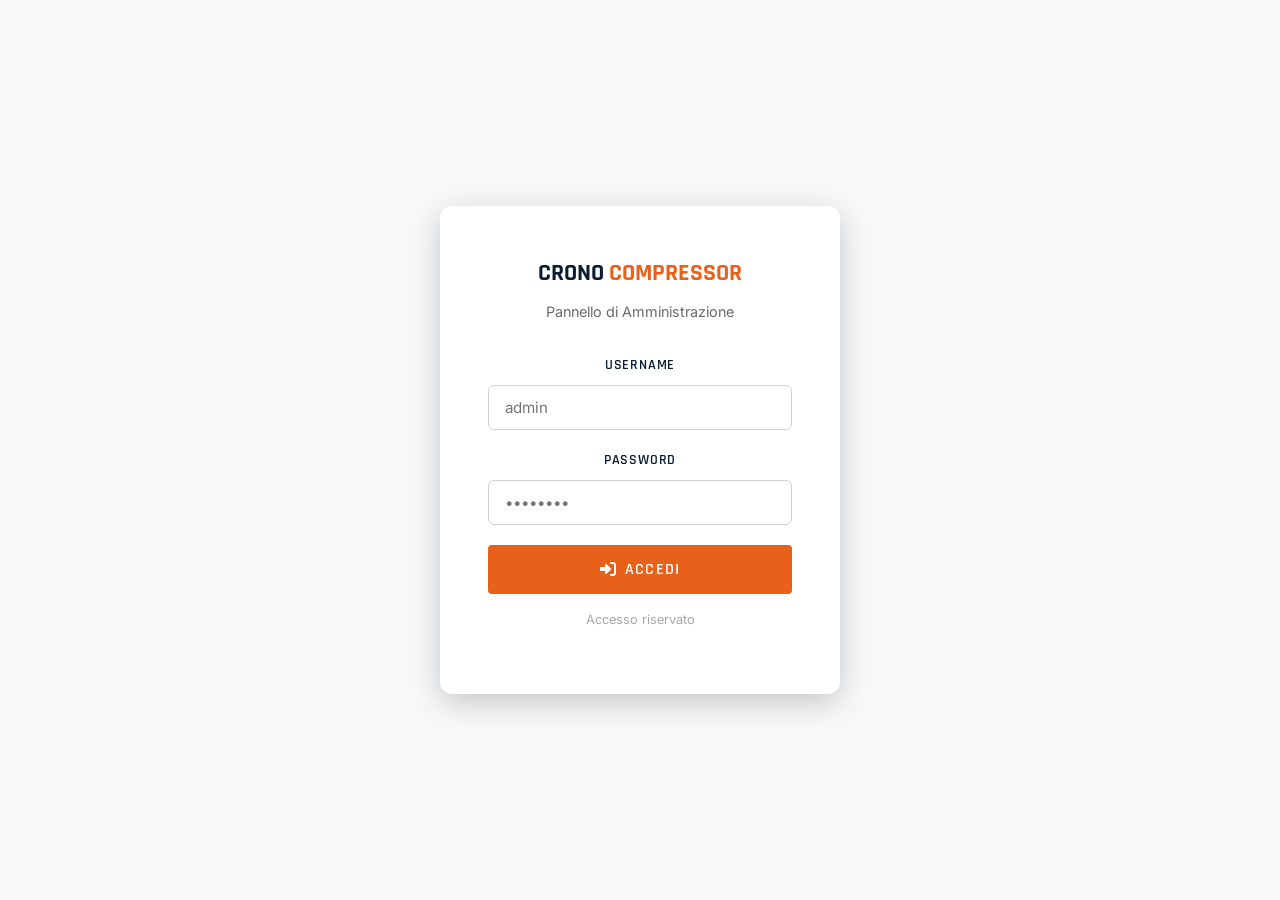
<file: admin.html>
<!DOCTYPE html>
<html lang="it">
<head>
  <meta charset="UTF-8">
  <meta name="viewport" content="width=device-width, initial-scale=1.0">
  <title>Admin Panel — Crono Compressor</title>
  <meta name="robots" content="noindex, nofollow">
  <link rel="preconnect" href="https://fonts.googleapis.com">
  <link rel="preconnect" href="https://fonts.gstatic.com" crossorigin>
  <link href="https://fonts.googleapis.com/css2?family=Rajdhani:wght@400;500;600;700&family=Inter:wght@400;500;600;700&display=swap" rel="stylesheet">
  <link rel="stylesheet" href="https://cdnjs.cloudflare.com/ajax/libs/font-awesome/6.5.1/css/all.min.css">
  <link rel="stylesheet" href="css/admin.css">
</head>
<body style="background: var(--grigio-50);">

  <!-- LOGIN SCREEN -->
  <div class="admin-login" id="loginScreen">
    <div class="admin-login-card">
      <div class="logo">Crono <span>Compressor</span></div>
      <p style="color:var(--grigio-500); margin-bottom:32px; font-size:0.9rem;">Pannello di Amministrazione</p>
      <form onsubmit="handleLogin(event)">
        <div class="form-group">
          <label for="loginUser">Username</label>
          <input type="text" id="loginUser" required placeholder="admin">
        </div>
        <div class="form-group">
          <label for="loginPass">Password</label>
          <input type="password" id="loginPass" required placeholder="••••••••">
        </div>
        <button type="submit" class="btn btn-primary" style="width:100%; justify-content:center;"><i class="fas fa-sign-in-alt"></i> Accedi</button>
      </form>
      <p style="font-size:0.8rem; color:var(--grigio-300); margin-top:16px;">Accesso riservato</p>
    </div>
  </div>

  <!-- ADMIN DASHBOARD -->
  <div id="adminPanel" style="display:none;">
    <!-- SIDEBAR -->
    <aside class="admin-sidebar">
      <div class="logo">Crono <span>Compressor</span></div>
      <div class="admin-nav-item active" data-section="dashboard"><i class="fas fa-tachometer-alt" style="width:20px;"></i> Dashboard</div>
      <div class="admin-nav-item" data-section="prodotti"><i class="fas fa-boxes" style="width:20px;"></i> Prodotti</div>
      <div class="admin-nav-item" data-section="clienti"><i class="fas fa-users" style="width:20px;"></i> Clienti</div>
      <div class="admin-nav-item" data-section="blog"><i class="fas fa-newspaper" style="width:20px;"></i> Blog / Articoli</div>
      <div class="admin-nav-item" data-section="contatti"><i class="fas fa-envelope" style="width:20px;"></i> Messaggi</div>
      <div class="admin-nav-item" data-section="pagamenti"><i class="fas fa-credit-card" style="width:20px;"></i> Pagamenti</div>
      <div class="admin-nav-item" data-section="landing"><i class="fas fa-rocket" style="width:20px;"></i> Landing Pages</div>
      <div class="admin-nav-item" data-section="seo"><i class="fas fa-search" style="width:20px;"></i> SEO</div>
      <div style="position:absolute; bottom:24px; left:24px; right:24px;">
        <div class="admin-nav-item" onclick="logout()"><i class="fas fa-sign-out-alt" style="width:20px;"></i> Esci</div>
      </div>
    </aside>

    <!-- MOBILE OVERLAY -->
    <div class="admin-sidebar-overlay" id="sidebarOverlay" onclick="closeMobileSidebar()"></div>

    <!-- MOBILE SIDEBAR TOGGLE -->
    <button class="admin-mobile-toggle" id="adminMobileToggle" onclick="toggleMobileSidebar()">
      <i class="fas fa-bars"></i>
    </button>

    <!-- MAIN CONTENT -->
    <main class="admin-main">

      <!-- ======================== DASHBOARD ======================== -->
      <div class="admin-section active" id="section-dashboard">
        <div class="admin-topbar">
          <h2>Dashboard</h2>
          <span style="color:var(--grigio-500); font-size:0.9rem;"><i class="fas fa-calendar"></i> <span id="dashDate"></span></span>
        </div>
        <div class="admin-stats" id="dashStats">
          <div class="admin-stat-card">
            <div class="number" id="statProdotti">0</div>
            <div class="label">Prodotti Attivi</div>
          </div>
          <div class="admin-stat-card">
            <div class="number" id="statArticoli">0</div>
            <div class="label">Articoli Blog</div>
          </div>
          <div class="admin-stat-card">
            <div class="number" id="statClienti">0</div>
            <div class="label">Clienti</div>
          </div>
          <div class="admin-stat-card">
            <div class="number" id="statMessaggi">0</div>
            <div class="label">Messaggi Ricevuti</div>
          </div>
        </div>
        <div class="admin-card">
          <h3 style="margin-bottom:16px;">Attivita Recenti</h3>
          <div class="admin-table-wrap">
            <table class="admin-table">
              <thead>
                <tr><th>Data</th><th>Tipo</th><th>Titolo</th><th>Stato</th></tr>
              </thead>
              <tbody id="dashActivity"></tbody>
            </table>
          </div>
        </div>
      </div>

      <!-- ======================== PRODOTTI ======================== -->
      <div class="admin-section" id="section-prodotti">
        <div class="admin-topbar">
          <h2>Gestione Prodotti</h2>
          <div style="display:flex; gap:12px; align-items:center;">
            <input type="text" id="prodottiSearch" placeholder="Cerca prodotto..." class="admin-search-input" oninput="renderProdotti()">
            <select id="prodottiFilter" class="admin-filter-select" onchange="renderProdotti()">
              <option value="">Tutte le Categorie</option>
              <option value="Lubrificati">Lubrificati</option>
              <option value="Oil-Free">Oil-Free</option>
              <option value="Trattamento Aria">Trattamento Aria</option>
              <option value="Generatori">Generatori</option>
              <option value="Accessori">Accessori</option>
            </select>
            <button class="btn btn-primary" onclick="openProdottoForm()"><i class="fas fa-plus"></i> Nuovo Prodotto</button>
          </div>
        </div>

        <!-- FORM PRODOTTO -->
        <div class="admin-card admin-form-panel" id="prodottoFormPanel" style="display:none;">
          <div style="display:flex; justify-content:space-between; align-items:center; margin-bottom:20px;">
            <h3 id="prodottoFormTitle">Nuovo Prodotto</h3>
            <button onclick="closeProdottoForm()" class="admin-close-btn"><i class="fas fa-times"></i></button>
          </div>
          <form onsubmit="saveProdotto(event)" id="prodottoForm">
            <input type="hidden" id="prodottoId">
            <div class="admin-form-grid">
              <div class="form-group">
                <label>Nome Prodotto *</label>
                <input type="text" id="prodottoNome" required placeholder="es. Serie GA — Compressori a Vite">
              </div>
              <div class="form-group">
                <label>Categoria *</label>
                <select id="prodottoCategoria" required>
                  <option value="">Seleziona...</option>
                  <option>Lubrificati</option>
                  <option>Oil-Free</option>
                  <option>Trattamento Aria</option>
                  <option>Generatori</option>
                  <option>Accessori</option>
                </select>
              </div>
              <div class="form-group">
                <label>Prezzo (EUR)</label>
                <input type="text" id="prodottoPrezzo" placeholder="es. Da 5.000 / Su richiesta">
              </div>
              <div class="form-group">
                <label>Stato</label>
                <select id="prodottoStato">
                  <option value="Attivo">Attivo</option>
                  <option value="Bozza">Bozza</option>
                  <option value="Disattivato">Disattivato</option>
                </select>
              </div>
            </div>
            <div class="form-group">
              <label>Descrizione Breve</label>
              <textarea id="prodottoDescrizione" rows="3" placeholder="Descrizione del prodotto per la scheda prodotto..."></textarea>
            </div>
            <div class="form-group">
              <label>Specifiche Tecniche</label>
              <textarea id="prodottoSpecifiche" rows="3" placeholder="es. Potenza: 5-500 kW | Portata: 10-1000 l/s | Pressione: 7-13 bar"></textarea>
            </div>
            <div class="admin-form-grid">
              <div class="form-group">
                <label>Immagine (URL)</label>
                <input type="url" id="prodottoImmagine" placeholder="https://images.unsplash.com/...">
              </div>
              <div class="form-group">
                <label>Codice Prodotto / SKU</label>
                <input type="text" id="prodottoSKU" placeholder="es. GA-VSD-001">
              </div>
            </div>
            <div style="display:flex; gap:12px; justify-content:flex-end; margin-top:12px;">
              <button type="button" class="btn btn-outline" onclick="closeProdottoForm()">Annulla</button>
              <button type="submit" class="btn btn-primary"><i class="fas fa-save"></i> Salva Prodotto</button>
            </div>
          </form>
        </div>

        <!-- TABELLA PRODOTTI -->
        <div class="admin-card">
          <div class="admin-table-wrap">
            <table class="admin-table">
              <thead>
                <tr><th>Prodotto</th><th>Categoria</th><th>Prezzo</th><th>SKU</th><th>Stato</th><th>Azioni</th></tr>
              </thead>
              <tbody id="prodottiTable"></tbody>
            </table>
          </div>
          <div class="admin-empty" id="prodottiEmpty" style="display:none;">
            <i class="fas fa-boxes"></i>
            <p>Nessun prodotto trovato</p>
          </div>
        </div>
      </div>

      <!-- ======================== CLIENTI ======================== -->
      <div class="admin-section" id="section-clienti">
        <div class="admin-topbar">
          <h2>Gestione Clienti</h2>
          <div style="display:flex; gap:12px; align-items:center;">
            <input type="text" id="clientiSearch" placeholder="Cerca cliente..." class="admin-search-input" oninput="renderClienti()">
            <button class="btn btn-primary" onclick="openClienteForm()"><i class="fas fa-plus"></i> Nuovo Cliente</button>
          </div>
        </div>

        <!-- FORM CLIENTE -->
        <div class="admin-card admin-form-panel" id="clienteFormPanel" style="display:none;">
          <div style="display:flex; justify-content:space-between; align-items:center; margin-bottom:20px;">
            <h3 id="clienteFormTitle">Nuovo Cliente</h3>
            <button onclick="closeClienteForm()" class="admin-close-btn"><i class="fas fa-times"></i></button>
          </div>
          <form onsubmit="saveCliente(event)" id="clienteForm">
            <input type="hidden" id="clienteId">
            <div class="admin-form-grid">
              <div class="form-group">
                <label>Nome e Cognome *</label>
                <input type="text" id="clienteNome" required placeholder="es. Marco Rossi">
              </div>
              <div class="form-group">
                <label>Azienda</label>
                <input type="text" id="clienteAzienda" placeholder="es. Metalform SpA">
              </div>
              <div class="form-group">
                <label>Email *</label>
                <input type="email" id="clienteEmail" required placeholder="es. marco@azienda.it">
              </div>
              <div class="form-group">
                <label>Telefono</label>
                <input type="tel" id="clienteTelefono" placeholder="es. +39 049 555 1234">
              </div>
              <div class="form-group">
                <label>Indirizzo</label>
                <input type="text" id="clienteIndirizzo" placeholder="es. Via Roma 1, 35100 Padova">
              </div>
              <div class="form-group">
                <label>P.IVA / C.F.</label>
                <input type="text" id="clientePiva" placeholder="es. IT01234567890">
              </div>
              <div class="form-group">
                <label>Tipo Cliente</label>
                <select id="clienteTipo">
                  <option value="Prospect">Prospect</option>
                  <option value="Cliente">Cliente</option>
                  <option value="VIP">VIP</option>
                  <option value="Ex-cliente">Ex-cliente</option>
                </select>
              </div>
              <div class="form-group">
                <label>Settore</label>
                <select id="clienteSettore">
                  <option value="">Seleziona...</option>
                  <option>Alimentare</option>
                  <option>Farmaceutico</option>
                  <option>Metalmeccanico</option>
                  <option>Chimico</option>
                  <option>Automotive</option>
                  <option>Edilizia</option>
                  <option>Altro</option>
                </select>
              </div>
            </div>
            <div class="form-group">
              <label>Note</label>
              <textarea id="clienteNote" rows="3" placeholder="Note interne sul cliente..."></textarea>
            </div>
            <div style="display:flex; gap:12px; justify-content:flex-end; margin-top:12px;">
              <button type="button" class="btn btn-outline" onclick="closeClienteForm()">Annulla</button>
              <button type="submit" class="btn btn-primary"><i class="fas fa-save"></i> Salva Cliente</button>
            </div>
          </form>
        </div>

        <!-- TABELLA CLIENTI -->
        <div class="admin-card">
          <div class="admin-table-wrap">
            <table class="admin-table">
              <thead>
                <tr><th>Nome</th><th>Azienda</th><th>Email</th><th>Telefono</th><th>Tipo</th><th>Azioni</th></tr>
              </thead>
              <tbody id="clientiTable"></tbody>
            </table>
          </div>
          <div class="admin-empty" id="clientiEmpty" style="display:none;">
            <i class="fas fa-users"></i>
            <p>Nessun cliente trovato</p>
          </div>
        </div>
      </div>

      <!-- ======================== BLOG ======================== -->
      <div class="admin-section" id="section-blog">
        <div class="admin-topbar">
          <h2>Blog / Articoli</h2>
          <div style="display:flex; gap:12px; align-items:center;">
            <select id="blogFilter" class="admin-filter-select" onchange="renderBlog()">
              <option value="">Tutte le Categorie</option>
              <option value="Manutenzione">Manutenzione</option>
              <option value="Guide">Guide</option>
              <option value="Efficienza">Efficienza</option>
              <option value="Normative">Normative</option>
              <option value="Novita">Novita</option>
            </select>
            <button class="btn btn-primary" onclick="openBlogForm()"><i class="fas fa-plus"></i> Nuovo Articolo</button>
          </div>
        </div>

        <!-- FORM BLOG -->
        <div class="admin-card admin-form-panel" id="blogFormPanel" style="display:none;">
          <div style="display:flex; justify-content:space-between; align-items:center; margin-bottom:20px;">
            <h3 id="blogFormTitle">Nuovo Articolo</h3>
            <button onclick="closeBlogForm()" class="admin-close-btn"><i class="fas fa-times"></i></button>
          </div>
          <form onsubmit="saveBlog(event)" id="blogForm">
            <input type="hidden" id="blogId">
            <div class="admin-form-grid">
              <div class="form-group">
                <label>Titolo *</label>
                <input type="text" id="blogTitolo" required placeholder="Titolo dell'articolo">
              </div>
              <div class="form-group">
                <label>Slug URL</label>
                <input type="text" id="blogSlug" placeholder="titolo-articolo (generato automaticamente)">
              </div>
              <div class="form-group">
                <label>Categoria *</label>
                <select id="blogCategoria" required>
                  <option value="">Seleziona...</option>
                  <option>Manutenzione</option>
                  <option>Guide</option>
                  <option>Efficienza</option>
                  <option>Normative</option>
                  <option>Novita</option>
                </select>
              </div>
              <div class="form-group">
                <label>Stato</label>
                <select id="blogStato">
                  <option value="Pubblicato">Pubblicato</option>
                  <option value="Bozza">Bozza</option>
                  <option value="Pianificato">Pianificato</option>
                </select>
              </div>
            </div>
            <div class="admin-form-grid">
              <div class="form-group">
                <label>Immagine di Copertina (URL)</label>
                <input type="url" id="blogImmagine" placeholder="https://images.unsplash.com/...">
              </div>
              <div class="form-group">
                <label>Meta Description</label>
                <input type="text" id="blogMeta" placeholder="Descrizione SEO (max 160 caratteri)" maxlength="160">
              </div>
            </div>
            <div class="form-group">
              <label>Contenuto</label>
              <div class="editor-toolbar">
                <button type="button" onclick="execCmd('bold')"><b>B</b></button>
                <button type="button" onclick="execCmd('italic')"><i>I</i></button>
                <button type="button" onclick="execCmd('underline')"><u>U</u></button>
                <button type="button" onclick="execCmd('insertUnorderedList')"><i class="fas fa-list-ul"></i></button>
                <button type="button" onclick="execCmd('insertOrderedList')"><i class="fas fa-list-ol"></i></button>
                <button type="button" onclick="execCmd('formatBlock','h2')">H2</button>
                <button type="button" onclick="execCmd('formatBlock','h3')">H3</button>
                <button type="button" onclick="execCmd('formatBlock','p')">P</button>
                <button type="button" onclick="insertLink()"><i class="fas fa-link"></i></button>
                <button type="button" onclick="insertImage()"><i class="fas fa-image"></i></button>
              </div>
              <div contenteditable="true" class="editor-area" id="blogContenuto">
                <p>Scrivi qui il contenuto dell'articolo...</p>
              </div>
            </div>
            <div style="display:flex; gap:12px; justify-content:flex-end; margin-top:12px;">
              <button type="button" class="btn btn-outline" onclick="closeBlogForm()">Annulla</button>
              <button type="submit" class="btn btn-primary"><i class="fas fa-save"></i> Salva Articolo</button>
            </div>
          </form>
        </div>

        <!-- TABELLA BLOG -->
        <div class="admin-card">
          <div class="admin-table-wrap">
            <table class="admin-table">
              <thead>
                <tr><th>Titolo</th><th>Categoria</th><th>Data</th><th>Stato</th><th>Azioni</th></tr>
              </thead>
              <tbody id="blogTable"></tbody>
            </table>
          </div>
          <div class="admin-empty" id="blogEmpty" style="display:none;">
            <i class="fas fa-newspaper"></i>
            <p>Nessun articolo trovato</p>
          </div>
        </div>
      </div>

      <!-- ======================== MESSAGGI ======================== -->
      <div class="admin-section" id="section-contatti">
        <div class="admin-topbar">
          <h2>Messaggi Ricevuti</h2>
          <span style="color:var(--grigio-500);" id="messaggiCount"></span>
        </div>
        <div class="admin-card">
          <div class="admin-table-wrap">
            <table class="admin-table">
              <thead>
                <tr><th>Data</th><th>Nome</th><th>Azienda</th><th>Servizio</th><th>Stato</th><th>Azioni</th></tr>
              </thead>
              <tbody id="messaggiTable"></tbody>
            </table>
          </div>
        </div>
      </div>

      <!-- ======================== PAGAMENTI ======================== -->
      <div class="admin-section" id="section-pagamenti">
        <div class="admin-topbar">
          <h2>Pagamenti</h2>
          <span class="badge badge-warning" style="font-size:0.85rem; padding:8px 16px;"><i class="fas fa-tools"></i> Modulo in preparazione</span>
        </div>

        <div class="admin-stats">
          <div class="admin-stat-card">
            <div class="number">—</div>
            <div class="label">Fatture Emesse</div>
          </div>
          <div class="admin-stat-card">
            <div class="number">—</div>
            <div class="label">In Attesa</div>
          </div>
          <div class="admin-stat-card">
            <div class="number">—</div>
            <div class="label">Incassato (Mese)</div>
          </div>
          <div class="admin-stat-card">
            <div class="number">—</div>
            <div class="label">Scaduti</div>
          </div>
        </div>

        <!-- Configurazione Gateway -->
        <div class="admin-card">
          <h3 style="margin-bottom:20px;"><i class="fas fa-cog" style="color:var(--arancione); margin-right:8px;"></i> Configurazione Gateway di Pagamento</h3>
          <div class="admin-form-grid">
            <div class="form-group">
              <label>Provider</label>
              <select id="paymentProvider" disabled>
                <option value="">Seleziona provider...</option>
                <option>Stripe</option>
                <option>PayPal</option>
                <option>Satispay</option>
                <option>Bonifico Bancario</option>
              </select>
            </div>
            <div class="form-group">
              <label>API Key (Live)</label>
              <input type="password" placeholder="sk_live_..." disabled>
            </div>
            <div class="form-group">
              <label>Webhook URL</label>
              <input type="text" placeholder="https://tuosito.it/api/webhook" disabled>
            </div>
            <div class="form-group">
              <label>Modalita</label>
              <select disabled>
                <option>Test (Sandbox)</option>
                <option>Produzione</option>
              </select>
            </div>
          </div>
          <div class="admin-info-box">
            <i class="fas fa-info-circle"></i>
            <div>
              <strong>Prossimamente disponibile</strong>
              <p style="margin:4px 0 0;">Il modulo pagamenti verra attivato dopo la configurazione del backend e del gateway di pagamento scelto. Potrai gestire fatture, pagamenti ricorrenti, preventivi e incassi direttamente da qui.</p>
            </div>
          </div>
        </div>

        <!-- Storico Pagamenti (placeholder) -->
        <div class="admin-card">
          <h3 style="margin-bottom:20px;"><i class="fas fa-history" style="color:var(--arancione); margin-right:8px;"></i> Storico Pagamenti</h3>
          <div class="admin-table-wrap">
          <table class="admin-table">
            <thead>
              <tr><th>Data</th><th>Cliente</th><th>Descrizione</th><th>Importo</th><th>Metodo</th><th>Stato</th></tr>
            </thead>
            <tbody>
              <tr><td colspan="6" style="text-align:center; padding:40px; color:var(--grigio-300);">
                <i class="fas fa-credit-card" style="font-size:2rem; display:block; margin-bottom:12px;"></i>
                Lo storico pagamenti sara disponibile dopo l'attivazione del modulo
              </td></tr>
            </tbody>
          </table>
          </div>
        </div>

        <!-- Funzionalita previste -->
        <div class="admin-card">
          <h3 style="margin-bottom:20px;"><i class="fas fa-list-check" style="color:var(--arancione); margin-right:8px;"></i> Funzionalita Previste</h3>
          <div class="admin-features-grid">
            <div class="admin-feature-item">
              <div class="admin-feature-icon"><i class="fas fa-file-invoice"></i></div>
              <div>
                <h4>Fatturazione</h4>
                <p>Crea e invia fatture, preventivi e note di credito ai clienti</p>
              </div>
            </div>
            <div class="admin-feature-item">
              <div class="admin-feature-icon"><i class="fas fa-sync-alt"></i></div>
              <div>
                <h4>Pagamenti Ricorrenti</h4>
                <p>Gestisci abbonamenti e contratti di manutenzione periodici</p>
              </div>
            </div>
            <div class="admin-feature-item">
              <div class="admin-feature-icon"><i class="fas fa-chart-line"></i></div>
              <div>
                <h4>Report Finanziari</h4>
                <p>Dashboard con grafici su incassi, scadenze e previsioni</p>
              </div>
            </div>
            <div class="admin-feature-item">
              <div class="admin-feature-icon"><i class="fas fa-bell"></i></div>
              <div>
                <h4>Notifiche Scadenze</h4>
                <p>Avvisi automatici per pagamenti in scadenza o scaduti</p>
              </div>
            </div>
            <div class="admin-feature-item">
              <div class="admin-feature-icon"><i class="fas fa-link"></i></div>
              <div>
                <h4>Link di Pagamento</h4>
                <p>Genera link di pagamento da inviare via email o WhatsApp</p>
              </div>
            </div>
            <div class="admin-feature-item">
              <div class="admin-feature-icon"><i class="fas fa-download"></i></div>
              <div>
                <h4>Export CSV/PDF</h4>
                <p>Esporta dati per il commercialista o per analisi interne</p>
              </div>
            </div>
          </div>
        </div>
      </div>

      <!-- ======================== LANDING PAGES ======================== -->
      <div class="admin-section" id="section-landing">
        <div class="admin-topbar">
          <h2>Landing Pages</h2>
          <button class="btn btn-primary" onclick="openEditor('landing')"><i class="fas fa-plus"></i> Nuova Landing</button>
        </div>
        <div class="admin-card">
          <div class="admin-table-wrap">
          <table class="admin-table">
            <thead>
              <tr><th>Titolo</th><th>URL</th><th>Conversioni</th><th>Stato</th><th>Azioni</th></tr>
            </thead>
            <tbody>
              <tr><td>Preventivo Compressore Gratuito</td><td>/landing-preventivo</td><td>23</td><td><span class="badge badge-success">Attiva</span></td><td><button class="btn btn-outline" style="padding:6px 12px; font-size:0.75rem;">Modifica</button></td></tr>
              <tr><td>Noleggio Compressore Emergenza</td><td>/landing-noleggio</td><td>15</td><td><span class="badge badge-success">Attiva</span></td><td><button class="btn btn-outline" style="padding:6px 12px; font-size:0.75rem;">Modifica</button></td></tr>
              <tr><td>Diagnosi Energetica Gratuita</td><td>/landing-diagnosi</td><td>8</td><td><span class="badge badge-warning">Bozza</span></td><td><button class="btn btn-outline" style="padding:6px 12px; font-size:0.75rem;">Modifica</button></td></tr>
            </tbody>
          </table>
          </div>
        </div>
      </div>

      <!-- ======================== SEO ======================== -->
      <div class="admin-section" id="section-seo">
        <div class="admin-topbar">
          <h2>SEO e Indicizzazione</h2>
        </div>
        <div class="admin-stats">
          <div class="admin-stat-card">
            <div class="number">12</div>
            <div class="label">Pagine Indicizzate</div>
          </div>
          <div class="admin-stat-card">
            <div class="number">47</div>
            <div class="label">URL in Sitemap</div>
          </div>
          <div class="admin-stat-card">
            <div class="number">4.8</div>
            <div class="label">Rating Google</div>
          </div>
          <div class="admin-stat-card">
            <div class="number">187</div>
            <div class="label">Recensioni Google</div>
          </div>
        </div>
        <div class="admin-card">
          <h3 style="margin-bottom:16px;">Checklist SEO</h3>
          <div style="display:grid; gap:12px;">
            <label style="display:flex; align-items:center; gap:12px; padding:12px 16px; background:var(--grigio-50); border-radius:6px; cursor:pointer;">
              <input type="checkbox" checked style="width:auto;"> <span>Sitemap.xml aggiornata (12 pagine)</span>
            </label>
            <label style="display:flex; align-items:center; gap:12px; padding:12px 16px; background:var(--grigio-50); border-radius:6px; cursor:pointer;">
              <input type="checkbox" checked style="width:auto;"> <span>Robots.txt configurato</span>
            </label>
            <label style="display:flex; align-items:center; gap:12px; padding:12px 16px; background:var(--grigio-50); border-radius:6px; cursor:pointer;">
              <input type="checkbox" checked style="width:auto;"> <span>Schema.org LocalBusiness su homepage</span>
            </label>
            <label style="display:flex; align-items:center; gap:12px; padding:12px 16px; background:var(--grigio-50); border-radius:6px; cursor:pointer;">
              <input type="checkbox" checked style="width:auto;"> <span>FAQPage schema su homepage</span>
            </label>
            <label style="display:flex; align-items:center; gap:12px; padding:12px 16px; background:var(--grigio-50); border-radius:6px; cursor:pointer;">
              <input type="checkbox" checked style="width:auto;"> <span>Meta description su tutte le pagine</span>
            </label>
            <label style="display:flex; align-items:center; gap:12px; padding:12px 16px; background:var(--grigio-50); border-radius:6px; cursor:pointer;">
              <input type="checkbox" checked style="width:auto;"> <span>Open Graph tags configurati</span>
            </label>
            <label style="display:flex; align-items:center; gap:12px; padding:12px 16px; background:var(--grigio-50); border-radius:6px; cursor:pointer;">
              <input type="checkbox" style="width:auto;"> <span>Google Search Console verificato</span>
            </label>
            <label style="display:flex; align-items:center; gap:12px; padding:12px 16px; background:var(--grigio-50); border-radius:6px; cursor:pointer;">
              <input type="checkbox" style="width:auto;"> <span>Google Business Profile ottimizzato</span>
            </label>
          </div>
        </div>
      </div>

    </main>
  </div>

  <!-- TOAST NOTIFICATION -->
  <div id="toast" class="admin-toast"></div>

  <script src="js/admin.js"></script>
</body>
</html>
</file>
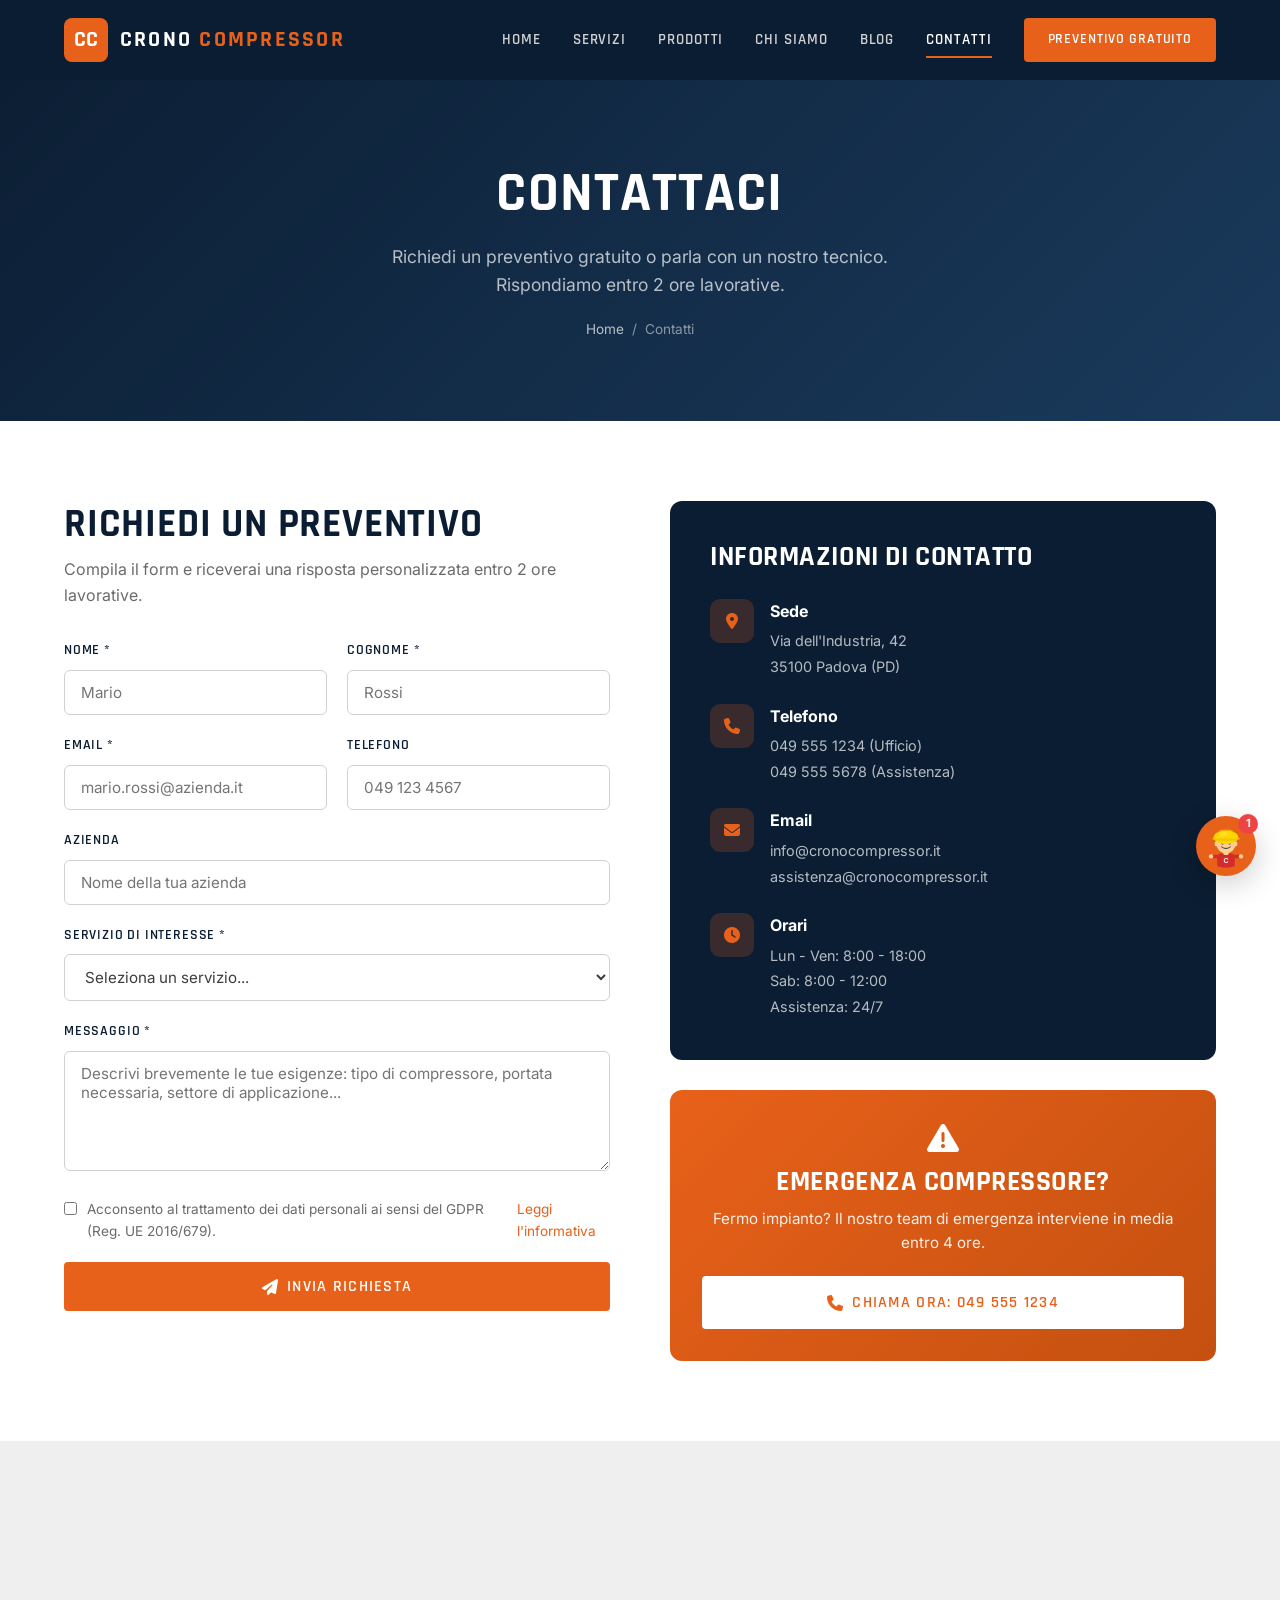
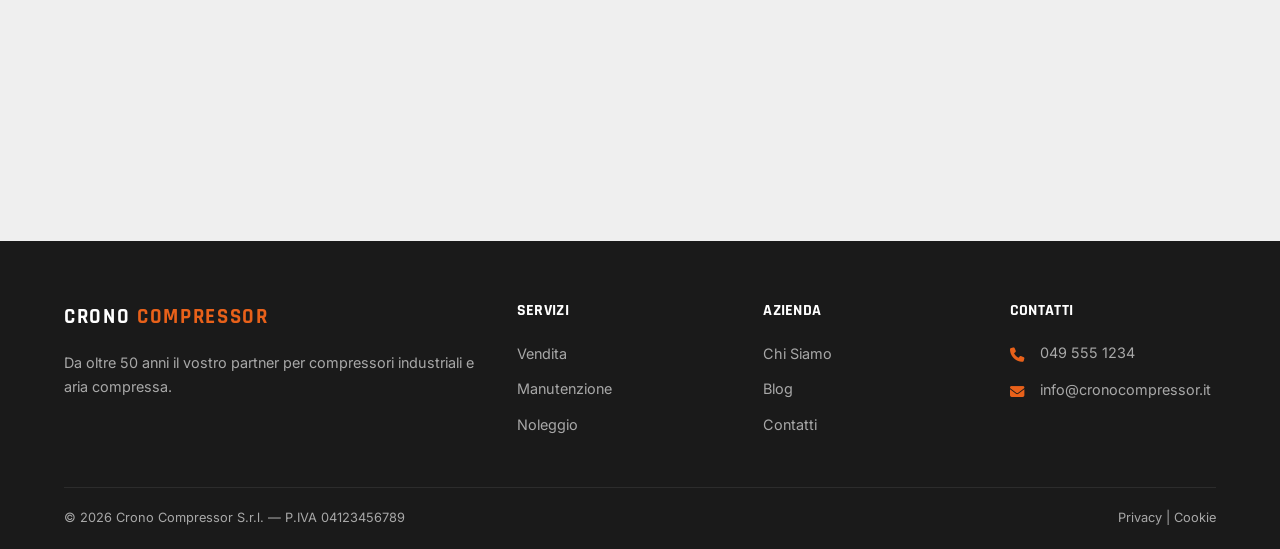
<file: contatti.html>
<!DOCTYPE html>
<html lang="it">
<head>
  <meta charset="UTF-8">
  <meta name="viewport" content="width=device-width, initial-scale=1.0">
  <title>Contatti — Crono Compressor | Preventivo Gratuito Compressori</title>
  <meta name="description" content="Contattaci per un preventivo gratuito su compressori industriali, manutenzione e noleggio. Tel. 049 555 1234 - Via dell'Industria 42, Padova.">
  <link rel="canonical" href="https://www.cronocompressor.it/contatti">
  <link rel="preconnect" href="https://fonts.googleapis.com">
  <link rel="preconnect" href="https://fonts.gstatic.com" crossorigin>
  <link href="https://fonts.googleapis.com/css2?family=Rajdhani:wght@400;500;600;700&family=Inter:wght@400;500;600;700&display=swap" rel="stylesheet" media="print" onload="this.media='all'">
  <noscript><link href="https://fonts.googleapis.com/css2?family=Rajdhani:wght@400;500;600;700&family=Inter:wght@400;500;600;700&display=swap" rel="stylesheet"></noscript>
  <link rel="stylesheet" href="https://cdnjs.cloudflare.com/ajax/libs/font-awesome/6.5.1/css/all.min.css">
  <link rel="stylesheet" href="css/style.css">

  <!-- Schema.org LocalBusiness -->
  <script type="application/ld+json">
  {
    "@context": "https://schema.org",
    "@type": "LocalBusiness",
    "name": "Crono Compressor",
    "url": "https://www.cronocompressor.it",
    "telephone": "+39-049-555-1234",
    "email": "info@cronocompressor.it",
    "address": {"@type": "PostalAddress", "streetAddress": "Via dell'Industria, 42", "addressLocality": "Padova", "postalCode": "35100", "addressRegion": "PD", "addressCountry": "IT"},
    "geo": {"@type": "GeoCoordinates", "latitude": 45.4064, "longitude": 11.8768},
    "hasMap": "https://maps.google.com/?q=45.4064,11.8768",
    "openingHours": ["Mo-Fr 08:00-18:00", "Sa 08:00-12:00"],
    "sameAs": ["https://www.facebook.com/cronocompressor", "https://www.linkedin.com/company/cronocompressor", "https://www.instagram.com/cronocompressor"]
  }
  </script>

  <!-- BreadcrumbList Schema -->
  <script type="application/ld+json">
  {
    "@context": "https://schema.org",
    "@type": "BreadcrumbList",
    "itemListElement": [
      {"@type": "ListItem", "position": 1, "name": "Home", "item": "https://www.cronocompressor.it/"},
      {"@type": "ListItem", "position": 2, "name": "Contatti", "item": "https://www.cronocompressor.it/contatti"}
    ]
  }
  </script>
</head>
<body>
  <nav class="navbar" id="navbar">
    <div class="container">
      <a href="index.html" class="nav-logo"><div class="logo-icon">CC</div><div class="logo-text">Crono <span>Compressor</span></div></a>
      <div class="nav-links" id="navLinks">
        <a href="index.html">Home</a><a href="servizi.html">Servizi</a><a href="prodotti.html">Prodotti</a><a href="chi-siamo.html">Chi Siamo</a><a href="blog.html">Blog</a><a href="contatti.html" class="active">Contatti</a><a href="contatti.html" class="nav-cta">Preventivo Gratuito</a>
      </div>
      <div class="nav-toggle" id="navToggle"><span></span><span></span><span></span></div>
    </div>
  </nav>

  <section class="page-header">
    <div class="container">
      <h1>Contattaci</h1>
      <p>Richiedi un preventivo gratuito o parla con un nostro tecnico. Rispondiamo entro 2 ore lavorative.</p>
      <div class="breadcrumb"><a href="index.html">Home</a> <span>/</span> <span>Contatti</span></div>
    </div>
  </section>

  <section class="section">
    <div class="container">
      <div class="contact-grid">
        <!-- FORM -->
        <div class="reveal">
          <h2 style="margin-bottom:8px;">Richiedi un Preventivo</h2>
          <p style="color:var(--grigio-500); margin-bottom:32px;">Compila il form e riceverai una risposta personalizzata entro 2 ore lavorative.</p>
          <form id="contactForm" onsubmit="handleSubmit(event)">
            <div style="display:grid; grid-template-columns:1fr 1fr; gap:20px;">
              <div class="form-group">
                <label for="nome">Nome *</label>
                <input type="text" id="nome" name="nome" required placeholder="Mario">
              </div>
              <div class="form-group">
                <label for="cognome">Cognome *</label>
                <input type="text" id="cognome" name="cognome" required placeholder="Rossi">
              </div>
            </div>
            <div style="display:grid; grid-template-columns:1fr 1fr; gap:20px;">
              <div class="form-group">
                <label for="email">Email *</label>
                <input type="email" id="email" name="email" required placeholder="mario.rossi@azienda.it">
              </div>
              <div class="form-group">
                <label for="telefono">Telefono</label>
                <input type="tel" id="telefono" name="telefono" placeholder="049 123 4567">
              </div>
            </div>
            <div class="form-group">
              <label for="azienda">Azienda</label>
              <input type="text" id="azienda" name="azienda" placeholder="Nome della tua azienda">
            </div>
            <div class="form-group">
              <label for="servizio">Servizio di Interesse *</label>
              <select id="servizio" name="servizio" required>
                <option value="">Seleziona un servizio...</option>
                <option value="vendita">Acquisto Compressore</option>
                <option value="manutenzione">Manutenzione / Assistenza</option>
                <option value="noleggio">Noleggio Compressore</option>
                <option value="progettazione">Progettazione Impianto</option>
                <option value="diagnosi">Diagnosi Energetica</option>
                <option value="ricambi">Ricambi</option>
                <option value="altro">Altro</option>
              </select>
            </div>
            <div class="form-group">
              <label for="messaggio">Messaggio *</label>
              <textarea id="messaggio" name="messaggio" required placeholder="Descrivi brevemente le tue esigenze: tipo di compressore, portata necessaria, settore di applicazione..."></textarea>
            </div>
            <div style="margin-bottom:20px;">
              <label style="display:flex; align-items:flex-start; gap:10px; cursor:pointer; font-size:0.85rem; color:var(--grigio-500);">
                <input type="checkbox" required style="margin-top:3px; width:auto;">
                Acconsento al trattamento dei dati personali ai sensi del GDPR (Reg. UE 2016/679). <a href="#" style="color:var(--arancione);">Leggi l'informativa</a>
              </label>
            </div>
            <button type="submit" class="btn btn-primary" style="width:100%; justify-content:center;">
              <i class="fas fa-paper-plane"></i> Invia Richiesta
            </button>
          </form>
          <div id="formSuccess" style="display:none; padding:24px; background:rgba(34,197,94,0.1); border:1px solid var(--success); border-radius:8px; margin-top:20px; text-align:center;">
            <i class="fas fa-check-circle" style="font-size:2rem; color:var(--success); margin-bottom:12px;"></i>
            <h3 style="color:var(--success); margin-bottom:8px;">Messaggio Inviato!</h3>
            <p style="color:var(--grigio-500); margin:0;">Ti risponderemo entro 2 ore lavorative. Grazie per averci contattato!</p>
          </div>
        </div>

        <!-- INFO CONTATTO -->
        <div class="reveal">
          <div style="background:var(--blu-scuro); border-radius:12px; padding:40px; color:var(--bianco); margin-bottom:30px;">
            <h3 style="color:var(--bianco); margin-bottom:24px;">Informazioni di Contatto</h3>
            <div style="margin-bottom:24px; display:flex; align-items:flex-start; gap:16px;">
              <div style="width:44px; height:44px; min-width:44px; background:rgba(232,97,26,0.2); border-radius:10px; display:flex; align-items:center; justify-content:center; color:var(--arancione);"><i class="fas fa-map-marker-alt"></i></div>
              <div>
                <strong style="display:block; margin-bottom:4px;">Sede</strong>
                <span style="color:rgba(255,255,255,0.7); font-size:0.9rem;">Via dell'Industria, 42<br>35100 Padova (PD)</span>
              </div>
            </div>
            <div style="margin-bottom:24px; display:flex; align-items:flex-start; gap:16px;">
              <div style="width:44px; height:44px; min-width:44px; background:rgba(232,97,26,0.2); border-radius:10px; display:flex; align-items:center; justify-content:center; color:var(--arancione);"><i class="fas fa-phone"></i></div>
              <div>
                <strong style="display:block; margin-bottom:4px;">Telefono</strong>
                <span style="color:rgba(255,255,255,0.7); font-size:0.9rem;">049 555 1234 (Ufficio)<br>049 555 5678 (Assistenza)</span>
              </div>
            </div>
            <div style="margin-bottom:24px; display:flex; align-items:flex-start; gap:16px;">
              <div style="width:44px; height:44px; min-width:44px; background:rgba(232,97,26,0.2); border-radius:10px; display:flex; align-items:center; justify-content:center; color:var(--arancione);"><i class="fas fa-envelope"></i></div>
              <div>
                <strong style="display:block; margin-bottom:4px;">Email</strong>
                <span style="color:rgba(255,255,255,0.7); font-size:0.9rem;">info@cronocompressor.it<br>assistenza@cronocompressor.it</span>
              </div>
            </div>
            <div style="display:flex; align-items:flex-start; gap:16px;">
              <div style="width:44px; height:44px; min-width:44px; background:rgba(232,97,26,0.2); border-radius:10px; display:flex; align-items:center; justify-content:center; color:var(--arancione);"><i class="fas fa-clock"></i></div>
              <div>
                <strong style="display:block; margin-bottom:4px;">Orari</strong>
                <span style="color:rgba(255,255,255,0.7); font-size:0.9rem;">Lun - Ven: 8:00 - 18:00<br>Sab: 8:00 - 12:00<br>Assistenza: 24/7</span>
              </div>
            </div>
          </div>

          <!-- EMERGENZE -->
          <div style="background:linear-gradient(135deg,var(--arancione),var(--arancione-scuro)); border-radius:12px; padding:32px; color:var(--bianco); text-align:center;">
            <i class="fas fa-exclamation-triangle" style="font-size:2rem; margin-bottom:12px;"></i>
            <h3 style="color:var(--bianco); margin-bottom:8px;">Emergenza Compressore?</h3>
            <p style="color:rgba(255,255,255,0.9); font-size:0.95rem; margin-bottom:20px;">Fermo impianto? Il nostro team di emergenza interviene in media entro 4 ore.</p>
            <a href="tel:+390495551234" class="btn" style="background:var(--bianco); color:var(--arancione); width:100%; justify-content:center;">
              <i class="fas fa-phone"></i> Chiama Ora: 049 555 1234
            </a>
          </div>
        </div>
      </div>
    </div>
  </section>

  <!-- MAPPA -->
  <section style="height:400px; background:var(--grigio-100);">
    <iframe src="https://www.google.com/maps/embed?pb=!1m18!1m12!1m3!1d44628.53!2d11.83!3d45.40!2m3!1f0!2f0!3f0!3m2!1i1024!2i768!4f13.1!3m3!1m2!1s0x477eda3f1!2sPadova!5e0!3m2!1sit!2sit" width="100%" height="400" style="border:0;" allowfullscreen loading="lazy" title="Mappa Crono Compressor Padova"></iframe>
  </section>

  <footer class="footer">
    <div class="container">
      <div class="footer-grid">
        <div class="footer-brand"><div class="logo-text">Crono <span>Compressor</span></div><p>Da oltre 50 anni il vostro partner per compressori industriali e aria compressa.</p></div>
        <div class="footer-col"><h4>Servizi</h4><ul><li><a href="servizi.html#vendita">Vendita</a></li><li><a href="servizi.html#manutenzione">Manutenzione</a></li><li><a href="servizi.html#noleggio">Noleggio</a></li></ul></div>
        <div class="footer-col"><h4>Azienda</h4><ul><li><a href="chi-siamo.html">Chi Siamo</a></li><li><a href="blog.html">Blog</a></li><li><a href="contatti.html">Contatti</a></li></ul></div>
        <div class="footer-col"><h4>Contatti</h4><div class="footer-contact-item"><span class="icon"><i class="fas fa-phone"></i></span><span>049 555 1234</span></div><div class="footer-contact-item"><span class="icon"><i class="fas fa-envelope"></i></span><span>info@cronocompressor.it</span></div></div>
      </div>
      <div class="footer-bottom"><span>&copy; 2026 Crono Compressor S.r.l. — P.IVA 04123456789</span><span><a href="#">Privacy</a> | <a href="#">Cookie</a></span></div>
    </div>
  </footer>

  <!-- ======== MOBILE STICKY CTA BAR ======== -->
  <div class="mobile-cta-bar" id="mobileCta">
    <a href="contatti.html" class="cta-preventivo"><i class="fas fa-paper-plane"></i> Preventivo</a>
    <a href="https://wa.me/390495551234" class="cta-whatsapp" target="_blank" rel="noopener"><i class="fab fa-whatsapp"></i> WhatsApp</a>
  </div>

  <!-- ======== CHATBOT ======== -->
  <div id="chatbot-toggle" onclick="document.getElementById('chatbot-window').classList.toggle('open'); this.classList.toggle('active');" aria-label="Apri assistente virtuale">
    <img src="image/chatbot-avatar.svg" alt="Assistente" width="40" height="40" class="chatbot-toggle-avatar">
    <span class="chatbot-badge">1</span>
  </div>
  <div id="chatbot-window">
    <div class="chatbot-header">
      <div class="chatbot-header-info">
        <div class="chatbot-avatar"><img src="image/chatbot-avatar.svg" alt="Assistente" width="40" height="40" loading="lazy" decoding="async"></div>
        <div>
          <div class="chatbot-name">Crono Assistente</div>
          <div class="chatbot-status"><span class="status-dot"></span> Online</div>
        </div>
      </div>
      <button class="chatbot-close" onclick="document.getElementById('chatbot-window').classList.remove('open'); document.getElementById('chatbot-toggle').classList.remove('active');" aria-label="Chiudi chat">
        <i class="fas fa-times"></i>
      </button>
    </div>
    <div class="chatbot-messages" id="chatbot-messages">
      <div class="chat-msg bot">
        <div class="chat-bubble">Ciao! Sono l'assistente virtuale di Crono Compressor. Come posso aiutarti? Scegli un argomento o scrivi la tua domanda.</div>
      </div>
      <div class="chat-quick-replies" id="chatbot-quick">
        <button onclick="chatbotSend('Quali servizi offrite?')">Servizi offerti</button>
        <button onclick="chatbotSend('Vorrei un preventivo')">Preventivo</button>
        <button onclick="chatbotSend('Avete compressori oil-free?')">Compressori Oil-Free</button>
        <button onclick="chatbotSend('Orari e contatti')">Contatti</button>
      </div>
    </div>
    <div class="chatbot-input">
      <input type="text" id="chatbot-input" placeholder="Scrivi un messaggio..." onkeydown="if(event.key==='Enter')chatbotSendInput()">
      <button onclick="chatbotSendInput()" aria-label="Invia messaggio"><i class="fas fa-paper-plane"></i></button>
    </div>
  </div>

  <script src="js/main.js"></script>
  <script>
    function handleSubmit(e) {
      e.preventDefault();
      document.getElementById('contactForm').style.display = 'none';
      document.getElementById('formSuccess').style.display = 'block';
    }
  </script>
</body>
</html>
</file>
<file: css/admin.css>
/* ============================================
   CRONO COMPRESSOR — Admin Panel Styles
   Self-contained: include only the CSS variables
   and base styles needed (no hero, blog cards,
   chatbot, footer, etc.)
   ============================================ */

/* === VARIABLES (from style.css, only what admin needs) === */
:root {
  --blu-scuro: #0B1D32;
  --blu-medio: #1A3A5C;
  --blu-chiaro: #2C5F8A;
  --blu-accent: #3A7CBD;
  --arancione: #E8611A;
  --arancione-hover: #FF7A33;
  --arancione-scuro: #C4500F;
  --grigio-900: #1A1A1A;
  --grigio-700: #3D3D3D;
  --grigio-500: #6B6B6B;
  --grigio-300: #A8A8A8;
  --grigio-200: #D1D1D1;
  --grigio-100: #EFEFEF;
  --grigio-50: #F7F8FA;
  --bianco: #FFFFFF;
  --success: #22C55E;
  --warning: #F59E0B;
  --error: #EF4444;
  --font-heading: 'Rajdhani', 'Arial Black', sans-serif;
  --font-body: 'Inter', 'Helvetica Neue', Arial, sans-serif;
  --font-mono: 'JetBrains Mono', 'Courier New', monospace;
  --shadow-sm: 0 1px 3px rgba(0,0,0,0.12);
  --shadow-md: 0 4px 12px rgba(0,0,0,0.15);
  --shadow-lg: 0 8px 30px rgba(0,0,0,0.2);
  --shadow-xl: 0 16px 50px rgba(0,0,0,0.25);
}

/* === RESET (minimal for admin) === */
*, *::before, *::after {
  margin: 0;
  padding: 0;
  box-sizing: border-box;
}

html {
  font-size: 16px;
}

body {
  font-family: var(--font-body);
  color: var(--grigio-700);
  background: var(--grigio-50);
  line-height: 1.6;
  -webkit-font-smoothing: antialiased;
}

a {
  text-decoration: none;
  color: inherit;
  transition: color 0.3s ease;
}

ul, ol { list-style: none; }

h1, h2, h3, h4, h5, h6 {
  font-family: var(--font-heading);
  font-weight: 700;
  color: var(--blu-scuro);
  line-height: 1.2;
  letter-spacing: 0.02em;
  text-transform: uppercase;
}

h2 { font-size: clamp(1.5rem, 4vw, 2.5rem); }
h3 { font-size: clamp(1.2rem, 3vw, 1.75rem); }
h4 { font-size: 1.25rem; }

p { margin-bottom: 1rem; }

/* === BUTTONS (only what admin needs) === */
.btn {
  display: inline-flex;
  align-items: center;
  gap: 8px;
  padding: 14px 32px;
  font-family: var(--font-heading);
  font-size: 1rem;
  font-weight: 600;
  text-transform: uppercase;
  letter-spacing: 0.08em;
  border: none;
  border-radius: 4px;
  cursor: pointer;
  transition: all 0.3s ease;
}

.btn-primary {
  background: var(--arancione);
  color: var(--bianco);
}
.btn-primary:hover {
  background: var(--arancione-hover);
  transform: translateY(-2px);
  box-shadow: var(--shadow-md);
}

.btn-outline {
  background: transparent;
  color: var(--arancione);
  border: 2px solid var(--arancione);
}
.btn-outline:hover {
  background: var(--arancione);
  color: var(--bianco);
}

/* === FORM (from style.css) === */
.form-group {
  margin-bottom: 20px;
}

.form-group label {
  display: block;
  font-family: var(--font-heading);
  font-size: 0.85rem;
  font-weight: 600;
  color: var(--blu-scuro);
  text-transform: uppercase;
  letter-spacing: 0.06em;
  margin-bottom: 8px;
}

.form-group input,
.form-group select,
.form-group textarea {
  width: 100%;
  padding: 12px 16px;
  border: 1px solid var(--grigio-200);
  border-radius: 6px;
  font-family: var(--font-body);
  font-size: 0.95rem;
  color: var(--grigio-700);
  background: var(--bianco);
  transition: border-color 0.3s ease;
}

.form-group input:focus,
.form-group select:focus,
.form-group textarea:focus {
  outline: none;
  border-color: var(--arancione);
  box-shadow: 0 0 0 3px rgba(232, 97, 26, 0.1);
}

.form-group textarea {
  resize: vertical;
  min-height: 120px;
}

/* === BADGE === */
.badge {
  display: inline-block;
  padding: 4px 10px;
  border-radius: 50px;
  font-size: 0.75rem;
  font-weight: 600;
  white-space: nowrap;
}

.badge-success {
  background: rgba(34, 197, 94, 0.1);
  color: var(--success);
}

.badge-warning {
  background: rgba(245, 158, 11, 0.1);
  color: var(--warning);
}

.badge-error {
  background: rgba(239, 68, 68, 0.1);
  color: var(--error);
}

/* === ADMIN SIDEBAR === */
.admin-sidebar {
  position: fixed;
  left: 0;
  top: 0;
  bottom: 0;
  width: 260px;
  background: var(--blu-scuro);
  padding: 24px;
  overflow-y: auto;
  z-index: 100;
}

.admin-sidebar .logo {
  font-family: var(--font-heading);
  font-size: 1.2rem;
  font-weight: 700;
  color: var(--bianco);
  text-transform: uppercase;
  letter-spacing: 0.1em;
  margin-bottom: 40px;
  padding-bottom: 20px;
  border-bottom: 1px solid rgba(255,255,255,0.1);
}

.admin-sidebar .logo span {
  color: var(--arancione);
}

.admin-nav-item {
  display: flex;
  align-items: center;
  gap: 12px;
  padding: 12px 16px;
  border-radius: 6px;
  color: var(--grigio-300);
  font-size: 0.9rem;
  font-weight: 500;
  margin-bottom: 4px;
  transition: all 0.2s ease;
  cursor: pointer;
}

.admin-nav-item:hover,
.admin-nav-item.active {
  background: rgba(232, 97, 26, 0.15);
  color: var(--arancione);
}

/* === ADMIN MAIN === */
.admin-main {
  margin-left: 260px;
  padding: 32px;
  min-height: 100vh;
  background: var(--grigio-50);
}

.admin-topbar {
  display: flex;
  justify-content: space-between;
  align-items: center;
  margin-bottom: 32px;
}

.admin-card {
  background: var(--bianco);
  border-radius: 8px;
  padding: 24px;
  border: 1px solid var(--grigio-100);
  margin-bottom: 24px;
}

.admin-stats {
  display: grid;
  grid-template-columns: repeat(4, 1fr);
  gap: 24px;
  margin-bottom: 32px;
}

.admin-stat-card {
  background: var(--bianco);
  border-radius: 8px;
  padding: 24px;
  border: 1px solid var(--grigio-100);
}

.admin-stat-card .number {
  font-family: var(--font-heading);
  font-size: 2rem;
  font-weight: 900;
  color: var(--blu-scuro);
}

.admin-stat-card .label {
  font-size: 0.85rem;
  color: var(--grigio-500);
  text-transform: uppercase;
  letter-spacing: 0.06em;
}

/* === ADMIN TABLE === */
.admin-table-wrap {
  overflow-x: auto;
  -webkit-overflow-scrolling: touch;
}

.admin-table {
  width: 100%;
  border-collapse: collapse;
  min-width: 600px;
}

.admin-table th {
  text-align: left;
  padding: 12px 16px;
  font-family: var(--font-heading);
  font-size: 0.8rem;
  font-weight: 700;
  color: var(--grigio-500);
  text-transform: uppercase;
  letter-spacing: 0.08em;
  border-bottom: 1px solid var(--grigio-100);
  white-space: nowrap;
}

.admin-table td {
  padding: 12px 16px;
  font-size: 0.9rem;
  border-bottom: 1px solid var(--grigio-50);
}

.admin-table tr:hover td {
  background: var(--grigio-50);
}

/* ============ ADMIN-SPECIFIC COMPONENTS ============ */

/* Login */
.admin-login {
  display: flex;
  align-items: center;
  justify-content: center;
  min-height: 100vh;
}

.admin-login-card {
  background: var(--bianco);
  padding: 48px;
  border-radius: 12px;
  box-shadow: var(--shadow-lg);
  max-width: 400px;
  width: 100%;
  text-align: center;
}

.admin-login-card .logo {
  font-family: var(--font-heading);
  font-size: 1.5rem;
  font-weight: 700;
  color: var(--blu-scuro);
  text-transform: uppercase;
  margin-bottom: 8px;
}

.admin-login-card .logo span {
  color: var(--arancione);
}

/* Sections */
.admin-section {
  display: none;
}

.admin-section.active {
  display: block;
}

/* Search & Filter */
.admin-search-input {
  padding: 10px 16px;
  border: 1px solid var(--grigio-200);
  border-radius: 6px;
  font-size: 0.9rem;
  font-family: var(--font-body);
  min-width: 200px;
  transition: border-color 0.3s;
}

.admin-search-input:focus {
  outline: none;
  border-color: var(--arancione);
  box-shadow: 0 0 0 3px rgba(232, 97, 26, 0.1);
}

.admin-filter-select {
  padding: 10px 16px;
  border: 1px solid var(--grigio-200);
  border-radius: 6px;
  font-size: 0.9rem;
  font-family: var(--font-body);
  background: var(--bianco);
  cursor: pointer;
  min-width: 180px;
}

.admin-filter-select:focus {
  outline: none;
  border-color: var(--arancione);
}

/* Form Panel */
.admin-form-panel {
  border: 2px solid var(--arancione);
  border-radius: 12px;
  animation: slideDown 0.3s ease;
}

@keyframes slideDown {
  from {
    opacity: 0;
    transform: translateY(-10px);
  }
  to {
    opacity: 1;
    transform: translateY(0);
  }
}

.admin-form-grid {
  display: grid;
  grid-template-columns: 1fr 1fr;
  gap: 20px;
}

.admin-close-btn {
  background: none;
  border: none;
  font-size: 1.3rem;
  color: var(--grigio-500);
  cursor: pointer;
  padding: 8px 12px;
  border-radius: 4px;
  transition: all 0.2s;
  min-width: 44px;
  min-height: 44px;
  display: flex;
  align-items: center;
  justify-content: center;
}

.admin-close-btn:hover {
  background: var(--grigio-50);
  color: var(--grigio-700);
}

/* Empty State */
.admin-empty {
  text-align: center;
  padding: 60px 20px;
  color: var(--grigio-300);
}

.admin-empty i {
  font-size: 3rem;
  margin-bottom: 16px;
  display: block;
}

.admin-empty p {
  font-size: 1rem;
}

/* Info Box */
.admin-info-box {
  display: flex;
  gap: 16px;
  align-items: flex-start;
  background: rgba(58, 124, 189, 0.08);
  border: 1px solid rgba(58, 124, 189, 0.2);
  border-radius: 8px;
  padding: 20px;
  margin-top: 24px;
}

.admin-info-box > i {
  color: var(--blu-accent);
  font-size: 1.2rem;
  margin-top: 2px;
}

.admin-info-box strong {
  color: var(--blu-scuro);
  font-size: 0.95rem;
}

.admin-info-box p {
  font-size: 0.9rem;
  color: var(--grigio-500);
  margin: 0;
}

/* Features Grid (Pagamenti) */
.admin-features-grid {
  display: grid;
  grid-template-columns: repeat(2, 1fr);
  gap: 20px;
}

.admin-feature-item {
  display: flex;
  gap: 16px;
  align-items: flex-start;
  padding: 20px;
  background: var(--grigio-50);
  border-radius: 8px;
  transition: all 0.2s;
}

.admin-feature-item:hover {
  background: rgba(232, 97, 26, 0.05);
}

.admin-feature-icon {
  width: 44px;
  height: 44px;
  min-width: 44px;
  background: rgba(232, 97, 26, 0.1);
  border-radius: 10px;
  display: flex;
  align-items: center;
  justify-content: center;
  color: var(--arancione);
  font-size: 1.1rem;
}

.admin-feature-item h4 {
  font-size: 0.95rem;
  margin-bottom: 4px;
  text-transform: none;
}

.admin-feature-item p {
  font-size: 0.85rem;
  color: var(--grigio-500);
  margin: 0;
  line-height: 1.5;
}

/* Action Buttons in Tables — min 44px touch target */
.admin-actions {
  display: flex;
  gap: 6px;
}

.admin-action-btn {
  padding: 8px 12px;
  border: 1px solid var(--grigio-200);
  background: var(--bianco);
  border-radius: 4px;
  cursor: pointer;
  font-size: 0.85rem;
  color: var(--grigio-500);
  transition: all 0.2s;
  min-width: 44px;
  min-height: 44px;
  display: flex;
  align-items: center;
  justify-content: center;
}

.admin-action-btn:hover {
  border-color: var(--arancione);
  color: var(--arancione);
}

.admin-action-btn.delete:hover {
  border-color: var(--error);
  color: var(--error);
  background: rgba(239, 68, 68, 0.05);
}

/* Toast Notification */
.admin-toast {
  position: fixed;
  bottom: 32px;
  left: 50%;
  transform: translateX(-50%) translateY(100px);
  background: var(--blu-scuro);
  color: var(--bianco);
  padding: 14px 28px;
  border-radius: 8px;
  font-size: 0.9rem;
  font-weight: 500;
  box-shadow: var(--shadow-lg);
  z-index: 10000;
  opacity: 0;
  transition: all 0.4s ease;
  pointer-events: none;
}

.admin-toast.show {
  opacity: 1;
  transform: translateX(-50%) translateY(0);
}

.admin-toast.success {
  background: var(--success);
}

.admin-toast.error {
  background: var(--error);
}

/* Editor */
.editor-toolbar {
  display: flex;
  gap: 8px;
  padding: 12px;
  background: var(--grigio-50);
  border: 1px solid var(--grigio-200);
  border-bottom: none;
  border-radius: 8px 8px 0 0;
  flex-wrap: wrap;
}

.editor-toolbar button {
  padding: 8px 14px;
  border: 1px solid var(--grigio-200);
  background: var(--bianco);
  border-radius: 4px;
  cursor: pointer;
  font-size: 0.85rem;
  transition: all 0.2s;
  min-width: 40px;
  min-height: 40px;
  display: flex;
  align-items: center;
  justify-content: center;
}

.editor-toolbar button:hover {
  background: var(--grigio-100);
  border-color: var(--arancione);
}

.editor-area {
  width: 100%;
  min-height: 300px;
  padding: 16px;
  border: 1px solid var(--grigio-200);
  border-radius: 0 0 8px 8px;
  font-family: var(--font-body);
  font-size: 0.95rem;
  line-height: 1.7;
  resize: vertical;
  outline: none;
}

.editor-area:focus {
  border-color: var(--arancione);
  box-shadow: 0 0 0 3px rgba(232, 97, 26, 0.1);
}

/* Mobile sidebar toggle */
.admin-mobile-toggle {
  display: none;
  position: fixed;
  top: 16px;
  left: 16px;
  z-index: 200;
  background: var(--arancione);
  border: none;
  color: var(--bianco);
  width: 48px;
  height: 48px;
  border-radius: 8px;
  font-size: 1.2rem;
  cursor: pointer;
  box-shadow: var(--shadow-md);
}

/* Sidebar overlay for mobile */
.admin-sidebar-overlay {
  display: none;
  position: fixed;
  inset: 0;
  background: rgba(0, 0, 0, 0.5);
  z-index: 140;
}

.admin-sidebar-overlay.active {
  display: block;
}

/* ============ RESPONSIVE ============ */

@media (max-width: 1024px) {
  .admin-form-grid {
    grid-template-columns: 1fr;
  }
  .admin-features-grid {
    grid-template-columns: 1fr;
  }
  .admin-topbar {
    flex-direction: column;
    align-items: flex-start;
    gap: 16px;
  }
  .admin-topbar > div {
    flex-wrap: wrap;
    width: 100%;
  }
  .admin-search-input,
  .admin-filter-select {
    min-width: unset;
    flex: 1;
  }
  .admin-stats {
    grid-template-columns: repeat(2, 1fr);
  }
}

@media (max-width: 768px) {
  .admin-sidebar {
    transform: translateX(-100%);
    transition: transform 0.3s ease;
    position: fixed;
    z-index: 150;
    width: 260px;
  }
  .admin-sidebar.mobile-open {
    transform: translateX(0);
  }
  .admin-main {
    margin-left: 0;
    padding: 16px;
    padding-top: 72px;
  }
  .admin-mobile-toggle {
    display: flex;
    align-items: center;
    justify-content: center;
  }
  .admin-card {
    padding: 16px;
  }
  /* Tables scroll horizontally on mobile */
  .admin-table {
    min-width: 550px;
  }
  .admin-login-card {
    padding: 32px 24px;
    margin: 0 16px;
  }
  .btn {
    padding: 12px 20px;
    font-size: 0.9rem;
  }
}

@media (max-width: 480px) {
  .admin-stats {
    grid-template-columns: 1fr;
  }
  .admin-topbar > div {
    flex-direction: column;
  }
  .admin-search-input,
  .admin-filter-select {
    width: 100%;
  }
}
</file>
<file: css/style.css>
/* ============================================
   CRONO COMPRESSOR — Industrial Design System
   Palette: Blu Industriale + Arancione Accento
   ============================================ */

:root {
  /* Primary Colors */
  --blu-scuro: #0B1D32;
  --blu-medio: #1A3A5C;
  --blu-chiaro: #2C5F8A;
  --blu-accent: #3A7CBD;

  /* Accent */
  --arancione: #E8611A;
  --arancione-hover: #FF7A33;
  --arancione-scuro: #C4500F;

  /* Neutrals */
  --grigio-900: #1A1A1A;
  --grigio-700: #3D3D3D;
  --grigio-500: #6B6B6B;
  --grigio-300: #A8A8A8;
  --grigio-200: #D1D1D1;
  --grigio-100: #EFEFEF;
  --grigio-50: #F7F8FA;
  --bianco: #FFFFFF;

  /* Functional */
  --success: #22C55E;
  --warning: #F59E0B;
  --error: #EF4444;

  /* Typography */
  --font-heading: 'Rajdhani', 'Arial Black', sans-serif;
  --font-body: 'Inter', 'Helvetica Neue', Arial, sans-serif;
  --font-mono: 'JetBrains Mono', 'Courier New', monospace;

  /* Spacing */
  --nav-h: 80px;
  --section-pad: 80px;
  --container-max: 1200px;

  /* Shadows */
  --shadow-sm: 0 1px 3px rgba(0,0,0,0.12);
  --shadow-md: 0 4px 12px rgba(0,0,0,0.15);
  --shadow-lg: 0 8px 30px rgba(0,0,0,0.2);
  --shadow-xl: 0 16px 50px rgba(0,0,0,0.25);
}

/* ============ RESET ============ */
*, *::before, *::after {
  margin: 0;
  padding: 0;
  box-sizing: border-box;
}

html {
  scroll-behavior: smooth;
  font-size: 16px;
}

body {
  font-family: var(--font-body);
  color: var(--grigio-700);
  background: var(--bianco);
  line-height: 1.6;
  -webkit-font-smoothing: antialiased;
}

img {
  max-width: 100%;
  height: auto;
  display: block;
}

a {
  text-decoration: none;
  color: inherit;
  transition: color 0.3s ease;
}

ul, ol { list-style: none; }

h1, h2, h3, h4, h5, h6 {
  font-family: var(--font-heading);
  font-weight: 700;
  color: var(--blu-scuro);
  line-height: 1.2;
  letter-spacing: 0.02em;
  text-transform: uppercase;
}

h1 { font-size: clamp(2rem, 5vw, 3.5rem); }
h2 { font-size: clamp(1.5rem, 4vw, 2.5rem); }
h3 { font-size: clamp(1.2rem, 3vw, 1.75rem); }
h4 { font-size: 1.25rem; }

p { margin-bottom: 1rem; }

.container {
  max-width: var(--container-max);
  margin: 0 auto;
  padding: 0 24px;
}

/* ============ BUTTONS ============ */
.btn {
  display: inline-flex;
  align-items: center;
  gap: 8px;
  padding: 14px 32px;
  font-family: var(--font-heading);
  font-size: 1rem;
  font-weight: 600;
  text-transform: uppercase;
  letter-spacing: 0.08em;
  border: none;
  border-radius: 4px;
  cursor: pointer;
  transition: all 0.3s ease;
}

.btn-primary {
  background: var(--arancione);
  color: var(--bianco);
}
.btn-primary:hover {
  background: var(--arancione-hover);
  transform: translateY(-2px);
  box-shadow: var(--shadow-md);
}

.btn-secondary {
  background: transparent;
  color: var(--bianco);
  border: 2px solid var(--bianco);
}
.btn-secondary:hover {
  background: var(--bianco);
  color: var(--blu-scuro);
}

.btn-outline {
  background: transparent;
  color: var(--arancione);
  border: 2px solid var(--arancione);
}
.btn-outline:hover {
  background: var(--arancione);
  color: var(--bianco);
}

.btn-dark {
  background: var(--blu-scuro);
  color: var(--bianco);
}
.btn-dark:hover {
  background: var(--blu-medio);
  transform: translateY(-2px);
  box-shadow: var(--shadow-md);
}

/* ============ NAVBAR ============ */
.navbar {
  position: fixed;
  top: 0;
  left: 0;
  right: 0;
  height: var(--nav-h);
  background: var(--blu-scuro);
  z-index: 1000;
  transition: background 0.3s ease, box-shadow 0.3s ease;
}

.navbar.scrolled {
  background: rgba(11, 29, 50, 0.98);
  box-shadow: var(--shadow-lg);
}

.navbar .container {
  display: flex;
  align-items: center;
  justify-content: space-between;
  height: 100%;
}

.nav-logo {
  display: flex;
  align-items: center;
  gap: 12px;
}

.nav-logo .logo-icon {
  width: 44px;
  height: 44px;
  background: var(--arancione);
  border-radius: 8px;
  display: flex;
  align-items: center;
  justify-content: center;
  font-family: var(--font-heading);
  font-weight: 900;
  font-size: 1.4rem;
  color: var(--bianco);
}

.nav-logo .logo-text {
  font-family: var(--font-heading);
  font-size: 1.4rem;
  font-weight: 700;
  color: var(--bianco);
  text-transform: uppercase;
  letter-spacing: 0.1em;
}

.nav-logo .logo-text span {
  color: var(--arancione);
}

.nav-links {
  display: flex;
  align-items: center;
  gap: 32px;
}

.nav-links a {
  color: var(--grigio-200);
  font-family: var(--font-heading);
  font-size: 0.95rem;
  font-weight: 600;
  text-transform: uppercase;
  letter-spacing: 0.06em;
  position: relative;
  padding: 4px 0;
}

.nav-links a::after {
  content: '';
  position: absolute;
  bottom: -2px;
  left: 0;
  width: 0;
  height: 2px;
  background: var(--arancione);
  transition: width 0.3s ease;
}

.nav-links a:hover,
.nav-links a.active {
  color: var(--bianco);
}

.nav-links a:hover::after,
.nav-links a.active::after {
  width: 100%;
}

.nav-cta {
  padding: 10px 24px !important;
  background: var(--arancione);
  color: var(--bianco) !important;
  border-radius: 4px;
  font-size: 0.9rem !important;
}

.nav-cta::after { display: none !important; }
.nav-cta:hover {
  background: var(--arancione-hover);
  transform: translateY(-1px);
}

/* Mobile Menu Toggle */
.nav-toggle {
  display: none;
  flex-direction: column;
  gap: 5px;
  cursor: pointer;
  padding: 8px;
}

.nav-toggle span {
  width: 28px;
  height: 3px;
  background: var(--bianco);
  border-radius: 2px;
  transition: all 0.3s ease;
}

/* ============ HERO ============ */
.hero {
  position: relative;
  min-height: 100vh;
  display: flex;
  align-items: center;
  justify-content: center;
  overflow: hidden;
  padding-top: var(--nav-h);
}

.hero-bg {
  position: absolute;
  inset: 0;
  z-index: 0;
}

.hero-bg img {
  width: 100%;
  height: 100%;
  object-fit: cover;
  object-position: center;
}

.hero-overlay {
  position: absolute;
  inset: 0;
  background: linear-gradient(135deg, rgba(10,25,47,0.82) 0%, rgba(20,50,90,0.7) 50%, rgba(10,25,47,0.75) 100%);
  z-index: 1;
  pointer-events: none;
}

.hero-content-full {
  position: relative;
  z-index: 2;
  text-align: center;
  color: var(--bianco);
  width: 100%;
  max-width: 900px;
  padding: 60px 24px;
  margin: 0 auto;
  word-wrap: break-word;
  overflow-wrap: break-word;
}

.hero-badge {
  display: inline-flex;
  align-items: center;
  gap: 8px;
  background: rgba(232, 97, 26, 0.2);
  border: 1px solid rgba(232, 97, 26, 0.5);
  padding: 8px 20px;
  border-radius: 50px;
  font-size: 0.9rem;
  font-weight: 600;
  color: var(--arancione);
  margin-bottom: 28px;
  text-transform: uppercase;
  letter-spacing: 0.08em;
}

.hero h1 {
  color: var(--bianco);
  font-size: 3.8rem;
  margin-bottom: 24px;
  line-height: 1.08;
  text-shadow: 0 2px 20px rgba(0,0,0,0.4);
}

.hero h1 span {
  color: var(--arancione);
  text-shadow: 0 2px 30px rgba(232,97,26,0.3);
}

.hero-desc {
  font-size: 1.25rem;
  color: rgba(255,255,255,0.9);
  margin: 0 auto 40px;
  max-width: 700px;
  line-height: 1.8;
  text-shadow: 0 1px 8px rgba(0,0,0,0.3);
}

.hero-buttons {
  display: flex;
  gap: 20px;
  flex-wrap: wrap;
  justify-content: center;
  margin-bottom: 56px;
}

.btn-lg {
  padding: 16px 36px;
  font-size: 1.1rem;
}

.hero-stats {
  display: flex;
  gap: 50px;
  justify-content: center;
}

.hero-stat {
  text-align: center;
}

.hero-stat-num {
  font-family: var(--font-heading);
  font-size: 2.8rem;
  font-weight: 900;
  color: var(--arancione);
  line-height: 1;
  text-shadow: 0 2px 15px rgba(232,97,26,0.3);
}

.hero-stat-label {
  font-size: 0.85rem;
  color: rgba(255,255,255,0.7);
  text-transform: uppercase;
  letter-spacing: 0.06em;
  margin-top: 6px;
}

/* ============ SECTION SHARED ============ */
.section {
  padding: var(--section-pad) 0;
}

.section-dark {
  background: var(--blu-scuro);
  color: var(--bianco);
}

.section-gray {
  background: var(--grigio-50);
}

.section-header {
  text-align: center;
  max-width: 700px;
  margin: 0 auto 60px;
}

.section-header .overline {
  display: inline-block;
  font-family: var(--font-heading);
  font-size: 0.85rem;
  font-weight: 700;
  color: var(--arancione);
  text-transform: uppercase;
  letter-spacing: 0.15em;
  margin-bottom: 12px;
}

.section-header h2 {
  margin-bottom: 16px;
}

.section-header p {
  color: var(--grigio-500);
  font-size: 1.05rem;
}

.section-dark .section-header p {
  color: rgba(255,255,255,0.7);
}

.section-dark .section-header h2 {
  color: var(--bianco);
}

/* ============ SERVICES ============ */
.services-grid {
  display: grid;
  grid-template-columns: repeat(3, 1fr);
  gap: 30px;
}

.service-card {
  background: var(--bianco);
  border-radius: 8px;
  padding: 40px 32px;
  border: 1px solid var(--grigio-100);
  transition: all 0.3s ease;
  position: relative;
  overflow: hidden;
}

.service-card::before {
  content: '';
  position: absolute;
  top: 0;
  left: 0;
  width: 100%;
  height: 4px;
  background: var(--arancione);
  transform: scaleX(0);
  transform-origin: left;
  transition: transform 0.3s ease;
}

.service-card:hover {
  transform: translateY(-4px);
  box-shadow: var(--shadow-lg);
  border-color: transparent;
}

.service-card:hover::before {
  transform: scaleX(1);
}

.service-icon {
  width: 60px;
  height: 60px;
  background: rgba(232, 97, 26, 0.1);
  border-radius: 12px;
  display: flex;
  align-items: center;
  justify-content: center;
  font-size: 1.5rem;
  margin-bottom: 24px;
  color: var(--arancione);
}

.service-card h3 {
  margin-bottom: 12px;
  font-size: 1.2rem;
}

.service-card p {
  color: var(--grigio-500);
  font-size: 0.95rem;
  margin-bottom: 20px;
}

.service-link {
  font-family: var(--font-heading);
  font-weight: 700;
  font-size: 0.9rem;
  color: var(--arancione);
  text-transform: uppercase;
  letter-spacing: 0.06em;
  display: inline-flex;
  align-items: center;
  gap: 6px;
}

.service-link:hover {
  color: var(--arancione-hover);
}

/* ============ PRODUCTS ============ */
.products-grid {
  display: grid;
  grid-template-columns: repeat(auto-fill, minmax(280px, 1fr));
  gap: 30px;
}

.product-card {
  background: var(--bianco);
  border-radius: 8px;
  overflow: hidden;
  border: 1px solid var(--grigio-100);
  transition: all 0.3s ease;
}

.product-card:hover {
  transform: translateY(-4px);
  box-shadow: var(--shadow-lg);
}

.product-card-img {
  width: 100%;
  height: 220px;
  object-fit: cover;
  background: var(--grigio-50);
}

.product-card-body {
  padding: 24px;
}

.product-card-category {
  font-size: 0.75rem;
  font-weight: 700;
  color: var(--arancione);
  text-transform: uppercase;
  letter-spacing: 0.1em;
  margin-bottom: 8px;
}

.product-card h3 {
  font-size: 1.1rem;
  margin-bottom: 8px;
}

.product-card p {
  font-size: 0.9rem;
  color: var(--grigio-500);
  margin-bottom: 16px;
}

.product-specs {
  display: flex;
  flex-wrap: wrap;
  gap: 8px;
  margin-bottom: 16px;
}

.product-spec {
  font-size: 0.75rem;
  padding: 4px 10px;
  background: var(--grigio-50);
  border-radius: 4px;
  color: var(--grigio-700);
  font-weight: 500;
}

/* ============ ABOUT / CHI SIAMO ============ */
.about-grid {
  display: grid;
  grid-template-columns: 1fr 1fr;
  gap: 60px;
  align-items: center;
}

.about-image {
  border-radius: 12px;
  overflow: hidden;
  position: relative;
}

.about-image img {
  width: 100%;
  height: 500px;
  object-fit: cover;
}

.about-experience-badge {
  position: absolute;
  bottom: 24px;
  left: 24px;
  background: var(--arancione);
  color: var(--bianco);
  padding: 16px 24px;
  border-radius: 8px;
  text-align: center;
}

.about-experience-badge .number {
  font-family: var(--font-heading);
  font-size: 2.5rem;
  font-weight: 900;
  line-height: 1;
}

.about-experience-badge .label {
  font-size: 0.8rem;
  text-transform: uppercase;
  letter-spacing: 0.08em;
}

.about-content h2 {
  margin-bottom: 20px;
}

.about-content .overline {
  display: block;
  font-family: var(--font-heading);
  font-size: 0.85rem;
  font-weight: 700;
  color: var(--arancione);
  text-transform: uppercase;
  letter-spacing: 0.15em;
  margin-bottom: 12px;
}

.about-features {
  display: grid;
  grid-template-columns: 1fr 1fr;
  gap: 20px;
  margin-top: 32px;
}

.about-feature {
  display: flex;
  align-items: flex-start;
  gap: 12px;
}

.about-feature-icon {
  width: 40px;
  height: 40px;
  min-width: 40px;
  background: rgba(232, 97, 26, 0.1);
  border-radius: 8px;
  display: flex;
  align-items: center;
  justify-content: center;
  color: var(--arancione);
}

.about-feature h4 {
  font-size: 0.95rem;
  margin-bottom: 4px;
}

.about-feature p {
  font-size: 0.85rem;
  color: var(--grigio-500);
  margin: 0;
}

/* ============ BRANDS / PARTNER ============ */
.brands-strip {
  display: flex;
  justify-content: center;
  align-items: center;
  gap: 60px;
  flex-wrap: wrap;
  padding: 40px 0;
  opacity: 0.6;
  filter: grayscale(1);
  transition: all 0.3s ease;
}

.brands-strip:hover {
  opacity: 1;
  filter: grayscale(0);
}

.brands-strip img {
  height: 40px;
  object-fit: contain;
}

/* ============ TESTIMONIALS ============ */
.testimonials-grid {
  display: grid;
  grid-template-columns: repeat(3, 1fr);
  gap: 30px;
}

.testimonial-card {
  background: rgba(255,255,255,0.05);
  border: 1px solid rgba(255,255,255,0.1);
  border-radius: 8px;
  padding: 32px;
}

.testimonial-stars {
  color: var(--arancione);
  font-size: 1rem;
  margin-bottom: 16px;
  letter-spacing: 2px;
}

.testimonial-text {
  font-size: 0.95rem;
  color: rgba(255,255,255,0.8);
  font-style: italic;
  margin-bottom: 20px;
  line-height: 1.7;
}

.testimonial-author {
  display: flex;
  align-items: center;
  gap: 12px;
}

.testimonial-avatar {
  width: 44px;
  height: 44px;
  border-radius: 50%;
  background: var(--blu-chiaro);
  display: flex;
  align-items: center;
  justify-content: center;
  font-family: var(--font-heading);
  font-weight: 700;
  font-size: 1rem;
  color: var(--bianco);
}

.testimonial-name {
  font-weight: 600;
  color: var(--bianco);
  font-size: 0.9rem;
}

.testimonial-role {
  font-size: 0.8rem;
  color: rgba(255,255,255,0.5);
}

/* ============ CTA BANNER ============ */
.cta-banner {
  background: linear-gradient(135deg, var(--arancione) 0%, var(--arancione-scuro) 100%);
  padding: 60px 0;
  text-align: center;
}

.cta-banner h2 {
  color: var(--bianco);
  margin-bottom: 16px;
}

.cta-banner p {
  color: rgba(255,255,255,0.9);
  font-size: 1.1rem;
  margin-bottom: 32px;
  max-width: 600px;
  margin-left: auto;
  margin-right: auto;
}

.cta-banner .btn {
  background: var(--bianco);
  color: var(--arancione);
  font-weight: 700;
}

.cta-banner .btn:hover {
  background: var(--blu-scuro);
  color: var(--bianco);
}

/* ============ BLOG ============ */
.blog-grid {
  display: grid;
  grid-template-columns: repeat(3, 1fr);
  gap: 30px;
}

.blog-card {
  background: var(--bianco);
  border-radius: 8px;
  overflow: hidden;
  border: 1px solid var(--grigio-100);
  transition: all 0.3s ease;
}

.blog-card:hover {
  transform: translateY(-4px);
  box-shadow: var(--shadow-lg);
}

.blog-card-img {
  width: 100%;
  height: 200px;
  object-fit: cover;
}

.blog-card-body {
  padding: 24px;
}

.blog-card-meta {
  display: flex;
  align-items: center;
  gap: 16px;
  font-size: 0.8rem;
  color: var(--grigio-500);
  margin-bottom: 12px;
}

.blog-card-meta .category {
  color: var(--arancione);
  font-weight: 700;
  text-transform: uppercase;
  letter-spacing: 0.06em;
}

.blog-card h3 {
  font-size: 1.1rem;
  margin-bottom: 8px;
  text-transform: none;
}

.blog-card p {
  font-size: 0.9rem;
  color: var(--grigio-500);
}

/* ============ FOOTER ============ */
.footer {
  background: var(--grigio-900);
  color: var(--grigio-300);
  padding: 60px 0 0;
}

.footer-grid {
  display: grid;
  grid-template-columns: 2fr 1fr 1fr 1fr;
  gap: 40px;
  margin-bottom: 40px;
}

.footer-brand .logo-text {
  font-family: var(--font-heading);
  font-size: 1.3rem;
  font-weight: 700;
  color: var(--bianco);
  text-transform: uppercase;
  letter-spacing: 0.08em;
  margin-bottom: 16px;
}

.footer-brand .logo-text span {
  color: var(--arancione);
}

.footer-brand p {
  font-size: 0.9rem;
  line-height: 1.7;
  margin-bottom: 20px;
}

.footer-social {
  display: flex;
  gap: 12px;
}

.footer-social a {
  width: 40px;
  height: 40px;
  border-radius: 8px;
  background: rgba(255,255,255,0.05);
  display: flex;
  align-items: center;
  justify-content: center;
  color: var(--grigio-300);
  transition: all 0.3s ease;
}

.footer-social a:hover {
  background: var(--arancione);
  color: var(--bianco);
}

.footer-col h4 {
  color: var(--bianco);
  font-size: 1rem;
  margin-bottom: 20px;
  text-transform: uppercase;
}

.footer-col ul li {
  margin-bottom: 10px;
}

.footer-col ul a {
  font-size: 0.9rem;
  color: var(--grigio-300);
  transition: color 0.3s ease;
}

.footer-col ul a:hover {
  color: var(--arancione);
}

.footer-contact-item {
  display: flex;
  align-items: flex-start;
  gap: 10px;
  margin-bottom: 12px;
  font-size: 0.9rem;
}

.footer-contact-item .icon {
  color: var(--arancione);
  min-width: 20px;
  margin-top: 2px;
}

.footer-bottom {
  border-top: 1px solid rgba(255,255,255,0.08);
  padding: 20px 0;
  display: flex;
  justify-content: space-between;
  align-items: center;
  font-size: 0.8rem;
}

.footer-bottom a {
  color: var(--grigio-300);
}

.footer-bottom a:hover {
  color: var(--arancione);
}

/* ============ CONTACT FORM ============ */
.contact-grid {
  display: grid;
  grid-template-columns: 1fr 1fr;
  gap: 60px;
}

.form-group {
  margin-bottom: 20px;
}

.form-group label {
  display: block;
  font-family: var(--font-heading);
  font-size: 0.85rem;
  font-weight: 600;
  color: var(--blu-scuro);
  text-transform: uppercase;
  letter-spacing: 0.06em;
  margin-bottom: 8px;
}

.form-group input,
.form-group select,
.form-group textarea {
  width: 100%;
  padding: 12px 16px;
  border: 1px solid var(--grigio-200);
  border-radius: 6px;
  font-family: var(--font-body);
  font-size: 0.95rem;
  color: var(--grigio-700);
  background: var(--bianco);
  transition: border-color 0.3s ease;
}

.form-group input:focus,
.form-group select:focus,
.form-group textarea:focus {
  outline: none;
  border-color: var(--arancione);
  box-shadow: 0 0 0 3px rgba(232, 97, 26, 0.1);
}

.form-group textarea {
  resize: vertical;
  min-height: 120px;
}

/* ============ PAGE HEADER ============ */
.page-header {
  background: linear-gradient(135deg, var(--blu-scuro) 0%, var(--blu-medio) 100%);
  padding: 160px 0 80px;
  text-align: center;
  position: relative;
}

.page-header h1 {
  color: var(--bianco);
  margin-bottom: 16px;
}

.page-header p {
  color: rgba(255,255,255,0.7);
  font-size: 1.1rem;
  max-width: 600px;
  margin: 0 auto;
}

.breadcrumb {
  display: flex;
  justify-content: center;
  gap: 8px;
  margin-top: 20px;
  font-size: 0.85rem;
  color: rgba(255,255,255,0.5);
}

.breadcrumb a {
  color: rgba(255,255,255,0.7);
}

.breadcrumb a:hover {
  color: var(--arancione);
}

/* ============ ADMIN PANEL ============ */
.admin-sidebar {
  position: fixed;
  left: 0;
  top: 0;
  bottom: 0;
  width: 260px;
  background: var(--blu-scuro);
  padding: 24px;
  overflow-y: auto;
  z-index: 100;
}

.admin-sidebar .logo {
  font-family: var(--font-heading);
  font-size: 1.2rem;
  font-weight: 700;
  color: var(--bianco);
  text-transform: uppercase;
  letter-spacing: 0.1em;
  margin-bottom: 40px;
  padding-bottom: 20px;
  border-bottom: 1px solid rgba(255,255,255,0.1);
}

.admin-sidebar .logo span {
  color: var(--arancione);
}

.admin-nav-item {
  display: flex;
  align-items: center;
  gap: 12px;
  padding: 12px 16px;
  border-radius: 6px;
  color: var(--grigio-300);
  font-size: 0.9rem;
  font-weight: 500;
  margin-bottom: 4px;
  transition: all 0.2s ease;
  cursor: pointer;
}

.admin-nav-item:hover,
.admin-nav-item.active {
  background: rgba(232, 97, 26, 0.15);
  color: var(--arancione);
}

.admin-main {
  margin-left: 260px;
  padding: 32px;
  min-height: 100vh;
  background: var(--grigio-50);
}

.admin-topbar {
  display: flex;
  justify-content: space-between;
  align-items: center;
  margin-bottom: 32px;
}

.admin-card {
  background: var(--bianco);
  border-radius: 8px;
  padding: 24px;
  border: 1px solid var(--grigio-100);
  margin-bottom: 24px;
}

.admin-stats {
  display: grid;
  grid-template-columns: repeat(4, 1fr);
  gap: 24px;
  margin-bottom: 32px;
}

.admin-stat-card {
  background: var(--bianco);
  border-radius: 8px;
  padding: 24px;
  border: 1px solid var(--grigio-100);
}

.admin-stat-card .number {
  font-family: var(--font-heading);
  font-size: 2rem;
  font-weight: 900;
  color: var(--blu-scuro);
}

.admin-stat-card .label {
  font-size: 0.85rem;
  color: var(--grigio-500);
  text-transform: uppercase;
  letter-spacing: 0.06em;
}

.admin-table {
  width: 100%;
  border-collapse: collapse;
}

.admin-table th {
  text-align: left;
  padding: 12px 16px;
  font-family: var(--font-heading);
  font-size: 0.8rem;
  font-weight: 700;
  color: var(--grigio-500);
  text-transform: uppercase;
  letter-spacing: 0.08em;
  border-bottom: 1px solid var(--grigio-100);
}

.admin-table td {
  padding: 12px 16px;
  font-size: 0.9rem;
  border-bottom: 1px solid var(--grigio-50);
}

.admin-table tr:hover td {
  background: var(--grigio-50);
}

.badge {
  display: inline-block;
  padding: 4px 10px;
  border-radius: 50px;
  font-size: 0.75rem;
  font-weight: 600;
}

.badge-success {
  background: rgba(34, 197, 94, 0.1);
  color: var(--success);
}

.badge-warning {
  background: rgba(245, 158, 11, 0.1);
  color: var(--warning);
}

.badge-error {
  background: rgba(239, 68, 68, 0.1);
  color: var(--error);
}

/* ============ SCROLL ANIMATIONS ============ */
.reveal {
  opacity: 0;
  transform: translateY(30px);
  transition: opacity 0.6s ease, transform 0.6s ease;
}

.reveal.visible {
  opacity: 1;
  transform: translateY(0);
}

/* ============ RESPONSIVE ============ */
@media (max-width: 1024px) {
  .hero h1 { font-size: 2.4rem; }
  .hero-content-full { max-width: 700px; padding: 40px 32px; }
  .hero-desc { font-size: 1.05rem; max-width: 90%; }
  .hero-stats { gap: 30px; }
  .hero-badge { font-size: 0.8rem; padding: 6px 16px; }
  .services-grid { grid-template-columns: repeat(2, 1fr); }
  .about-grid { grid-template-columns: 1fr; }
  .testimonials-grid { grid-template-columns: repeat(2, 1fr); }
  .blog-grid { grid-template-columns: repeat(2, 1fr); }
  .footer-grid { grid-template-columns: repeat(2, 1fr); }
  .contact-grid { grid-template-columns: 1fr; }
  .admin-stats { grid-template-columns: repeat(2, 1fr); }
}

@media (max-width: 768px) {
  :root {
    --section-pad: 50px;
    --nav-h: 64px;
  }

  .nav-links { display: none; }
  .nav-toggle { display: flex; }

  .nav-links.open {
    display: flex;
    flex-direction: column;
    position: absolute;
    top: var(--nav-h);
    left: 0;
    right: 0;
    background: var(--blu-scuro);
    padding: 24px;
    gap: 16px;
    box-shadow: var(--shadow-lg);
  }

  .services-grid { grid-template-columns: 1fr; }
  .testimonials-grid { grid-template-columns: 1fr; }
  .blog-grid { grid-template-columns: 1fr; }
  .footer-grid { grid-template-columns: 1fr; }
  .hero h1 { font-size: 1.8rem; line-height: 1.15; }
  .hero-content-full { max-width: 100%; padding: 30px 20px; }
  .hero-desc { font-size: 0.95rem; max-width: 100%; line-height: 1.6; }
  .hero-badge { font-size: 0.75rem; padding: 6px 14px; }
  .hero-buttons { gap: 12px; }
  .hero-buttons .btn-lg { padding: 12px 24px; font-size: 0.95rem; }
  .hero-stats { flex-direction: row; gap: 20px; flex-wrap: wrap; justify-content: center; }
  .hero-stat-num { font-size: 2rem; }
  .hero-stat-label { font-size: 0.75rem; }
  .about-features { grid-template-columns: 1fr; }

  .admin-sidebar {
    width: 100%;
    position: relative;
    height: auto;
  }
  .admin-main {
    margin-left: 0;
  }
  .admin-stats { grid-template-columns: 1fr; }
}

/* ============ CHATBOT ============ */
#chatbot-toggle {
  position: fixed;
  bottom: 24px;
  right: 24px;
  width: 60px;
  height: 60px;
  background: var(--arancione);
  border-radius: 50%;
  display: flex;
  align-items: center;
  justify-content: center;
  cursor: pointer;
  box-shadow: var(--shadow-lg);
  z-index: 9999;
  transition: all 0.3s ease;
  color: var(--bianco);
  font-size: 1.4rem;
}

#chatbot-toggle .chatbot-toggle-avatar {
  width: 44px;
  height: 44px;
  border-radius: 50%;
  object-fit: cover;
  pointer-events: none;
}

#chatbot-toggle:hover {
  background: var(--arancione-hover);
  transform: scale(1.08);
}

#chatbot-toggle.active {
  background: var(--blu-scuro);
}

#chatbot-toggle .chatbot-badge {
  position: absolute;
  top: -2px;
  right: -2px;
  width: 20px;
  height: 20px;
  background: var(--error);
  border-radius: 50%;
  font-size: 0.7rem;
  font-weight: 700;
  display: flex;
  align-items: center;
  justify-content: center;
  color: var(--bianco);
}

#chatbot-toggle.active .chatbot-badge {
  display: none;
}

#chatbot-window {
  position: fixed;
  bottom: 100px;
  right: 24px;
  width: 380px;
  max-height: 520px;
  background: var(--bianco);
  border-radius: 16px;
  box-shadow: var(--shadow-xl);
  z-index: 9998;
  display: flex;
  flex-direction: column;
  overflow: hidden;
  opacity: 0;
  visibility: hidden;
  transform: translateY(20px) scale(0.95);
  transition: all 0.3s ease;
}

#chatbot-window.open {
  opacity: 1;
  visibility: visible;
  transform: translateY(0) scale(1);
}

.chatbot-header {
  background: var(--blu-scuro);
  color: var(--bianco);
  padding: 16px 20px;
  display: flex;
  align-items: center;
  justify-content: space-between;
}

.chatbot-header-info {
  display: flex;
  align-items: center;
  gap: 12px;
}

.chatbot-avatar {
  width: 40px;
  height: 40px;
  border-radius: 50%;
  display: flex;
  align-items: center;
  justify-content: center;
  overflow: hidden;
  background: #FFD600;
}
.chatbot-avatar img {
  width: 100%;
  height: 100%;
  object-fit: cover;
}

.chatbot-name {
  font-family: var(--font-heading);
  font-weight: 700;
  font-size: 1rem;
  text-transform: uppercase;
  letter-spacing: 0.04em;
}

.chatbot-status {
  font-size: 0.75rem;
  color: rgba(255,255,255,0.7);
  display: flex;
  align-items: center;
  gap: 6px;
}

.status-dot {
  width: 8px;
  height: 8px;
  background: var(--success);
  border-radius: 50%;
  display: inline-block;
}

.chatbot-close {
  background: none;
  border: none;
  color: rgba(255,255,255,0.7);
  font-size: 1.1rem;
  cursor: pointer;
  padding: 4px;
  transition: color 0.2s;
}

.chatbot-close:hover {
  color: var(--bianco);
}

.chatbot-messages {
  flex: 1;
  overflow-y: auto;
  padding: 20px;
  display: flex;
  flex-direction: column;
  gap: 12px;
  max-height: 350px;
  min-height: 250px;
}

.chat-msg {
  display: flex;
  max-width: 85%;
}

.chat-msg.bot {
  align-self: flex-start;
}

.chat-msg.user {
  align-self: flex-end;
}

.chat-bubble {
  padding: 12px 16px;
  border-radius: 16px;
  font-size: 0.9rem;
  line-height: 1.5;
}

.chat-msg.bot .chat-bubble {
  background: var(--grigio-50);
  color: var(--grigio-700);
  border-bottom-left-radius: 4px;
}

.chat-msg.user .chat-bubble {
  background: var(--arancione);
  color: var(--bianco);
  border-bottom-right-radius: 4px;
}

.chat-quick-replies {
  display: flex;
  flex-wrap: wrap;
  gap: 8px;
  padding-top: 4px;
}

.chat-quick-replies button {
  padding: 8px 14px;
  border: 1px solid var(--arancione);
  background: transparent;
  color: var(--arancione);
  border-radius: 50px;
  font-size: 0.8rem;
  font-weight: 600;
  cursor: pointer;
  transition: all 0.2s ease;
  font-family: var(--font-body);
}

.chat-quick-replies button:hover {
  background: var(--arancione);
  color: var(--bianco);
}

.chatbot-input {
  display: flex;
  border-top: 1px solid var(--grigio-100);
  padding: 12px 16px;
  gap: 8px;
  align-items: center;
}

.chatbot-input input {
  flex: 1;
  border: none;
  outline: none;
  font-size: 0.9rem;
  font-family: var(--font-body);
  color: var(--grigio-700);
  padding: 8px 0;
}

.chatbot-input button {
  background: var(--arancione);
  border: none;
  color: var(--bianco);
  width: 38px;
  height: 38px;
  border-radius: 50%;
  cursor: pointer;
  display: flex;
  align-items: center;
  justify-content: center;
  transition: background 0.2s;
  font-size: 0.85rem;
}

.chatbot-input button:hover {
  background: var(--arancione-hover);
}

.chat-typing .chat-bubble::after {
  content: '';
  display: inline-block;
  width: 6px;
  height: 6px;
  background: var(--grigio-300);
  border-radius: 50%;
  margin-left: 4px;
  animation: chatTyping 1s infinite;
}

@keyframes chatTyping {
  0%, 100% { opacity: 0.3; }
  50% { opacity: 1; }
}

/* ============ MOBILE STICKY CTA BAR ============ */
.mobile-cta-bar {
  position: fixed;
  bottom: 0;
  left: 0;
  right: 0;
  z-index: 9990;
  display: none;
  align-items: center;
  justify-content: center;
  gap: 12px;
  padding: 12px 16px;
  padding-bottom: calc(12px + env(safe-area-inset-bottom));
  background: var(--blu-scuro);
  box-shadow: 0 -4px 20px rgba(0,0,0,0.3);
  transform: translateY(100%);
  transition: transform 0.35s ease;
}

.mobile-cta-bar.visible {
  transform: translateY(0);
}

@media (max-width: 768px) {
  .mobile-cta-bar { display: flex; }
}

.mobile-cta-bar a {
  flex: 1;
  display: flex;
  align-items: center;
  justify-content: center;
  gap: 8px;
  padding: 14px 12px;
  border-radius: 6px;
  font-family: var(--font-heading);
  font-size: 0.85rem;
  font-weight: 700;
  text-transform: uppercase;
  letter-spacing: 0.06em;
  text-align: center;
  text-decoration: none;
  transition: all 0.2s ease;
}

.mobile-cta-bar .cta-preventivo {
  background: var(--arancione);
  color: var(--bianco);
}

.mobile-cta-bar .cta-preventivo:hover {
  background: var(--arancione-hover);
}

.mobile-cta-bar .cta-whatsapp {
  background: #25D366;
  color: var(--bianco);
}

.mobile-cta-bar .cta-whatsapp:hover {
  background: #20BA5A;
}

/* Adjust chatbot and other fixed elements when bar is visible */
@media (max-width: 768px) {
  body { padding-bottom: 72px; }
  #chatbot-toggle {
    bottom: 80px;
  }
  #chatbot-window {
    bottom: 144px;
  }
}

@media (max-width: 480px) {
  #chatbot-window {
    width: calc(100vw - 32px);
    right: 16px;
    bottom: 90px;
    max-height: 70vh;
  }
  #chatbot-toggle {
    bottom: 16px;
    right: 16px;
    width: 54px;
    height: 54px;
    font-size: 1.2rem;
  }
}
</file>
